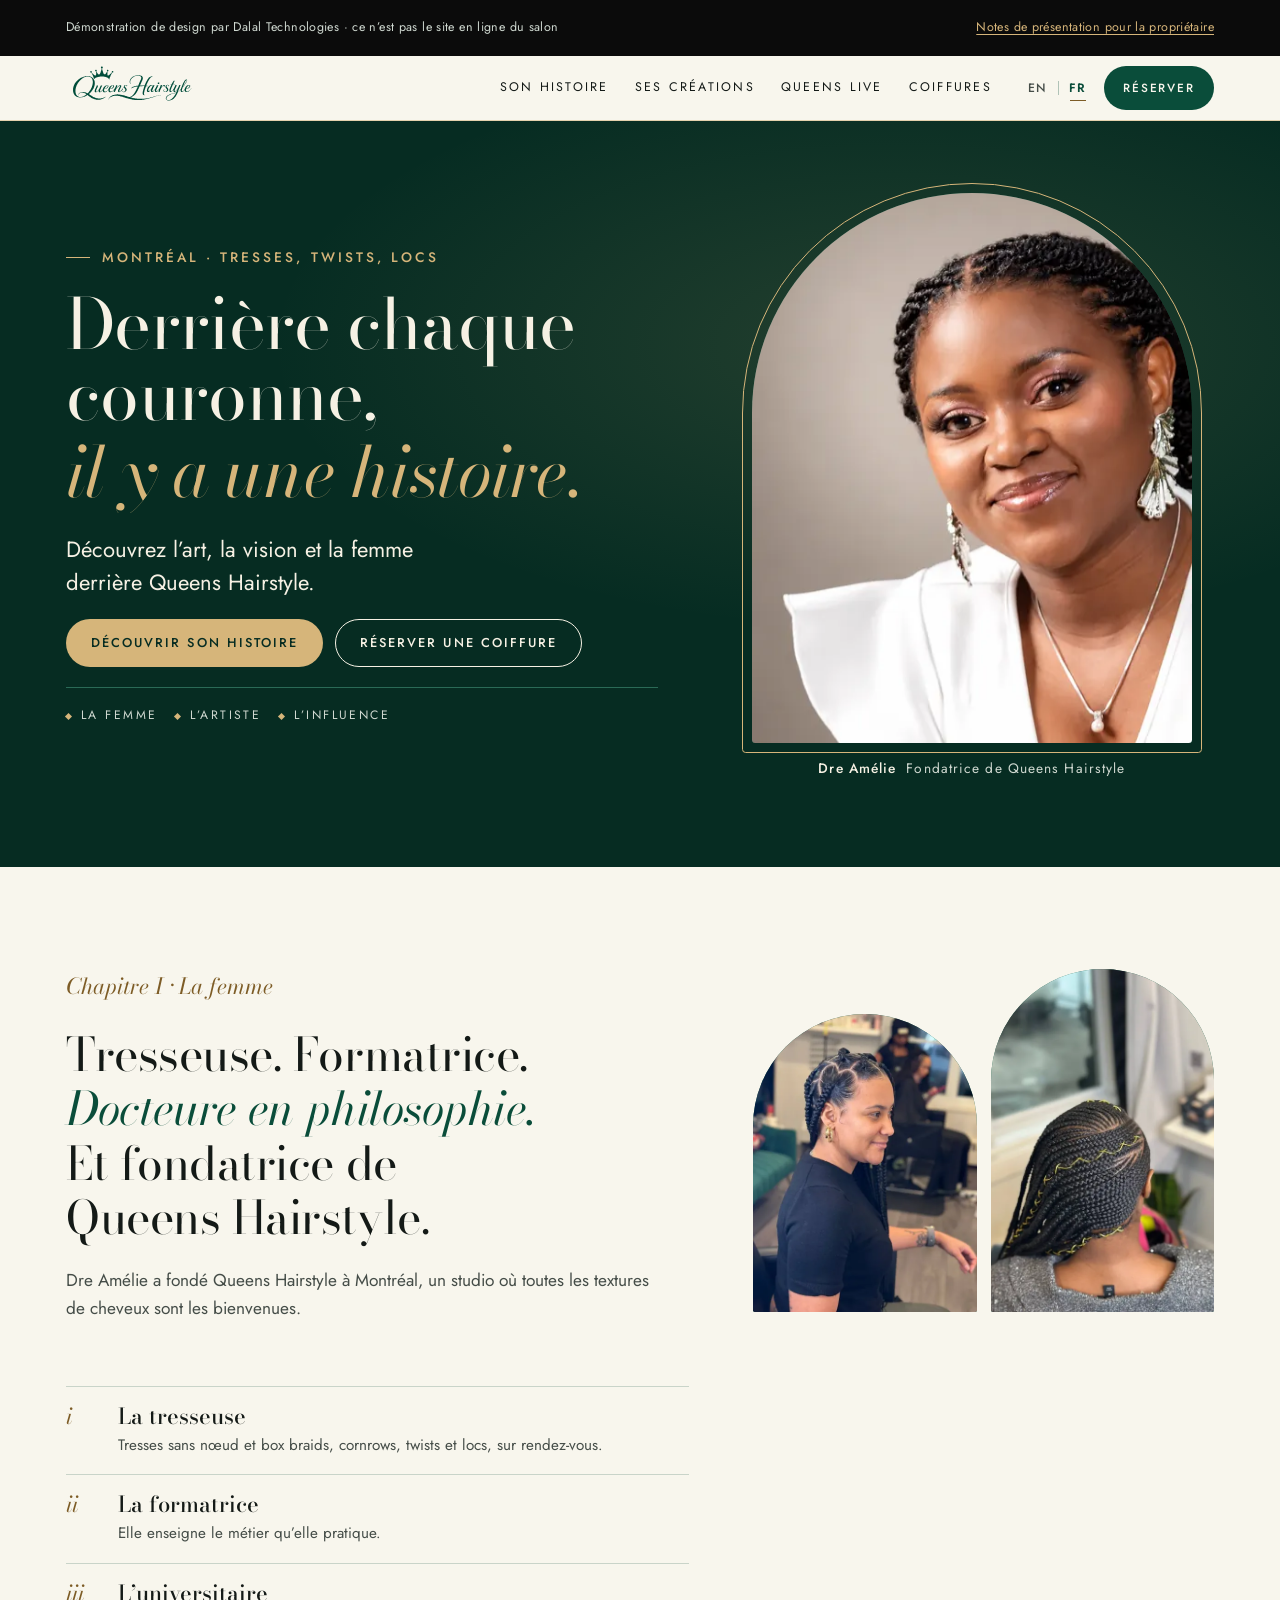
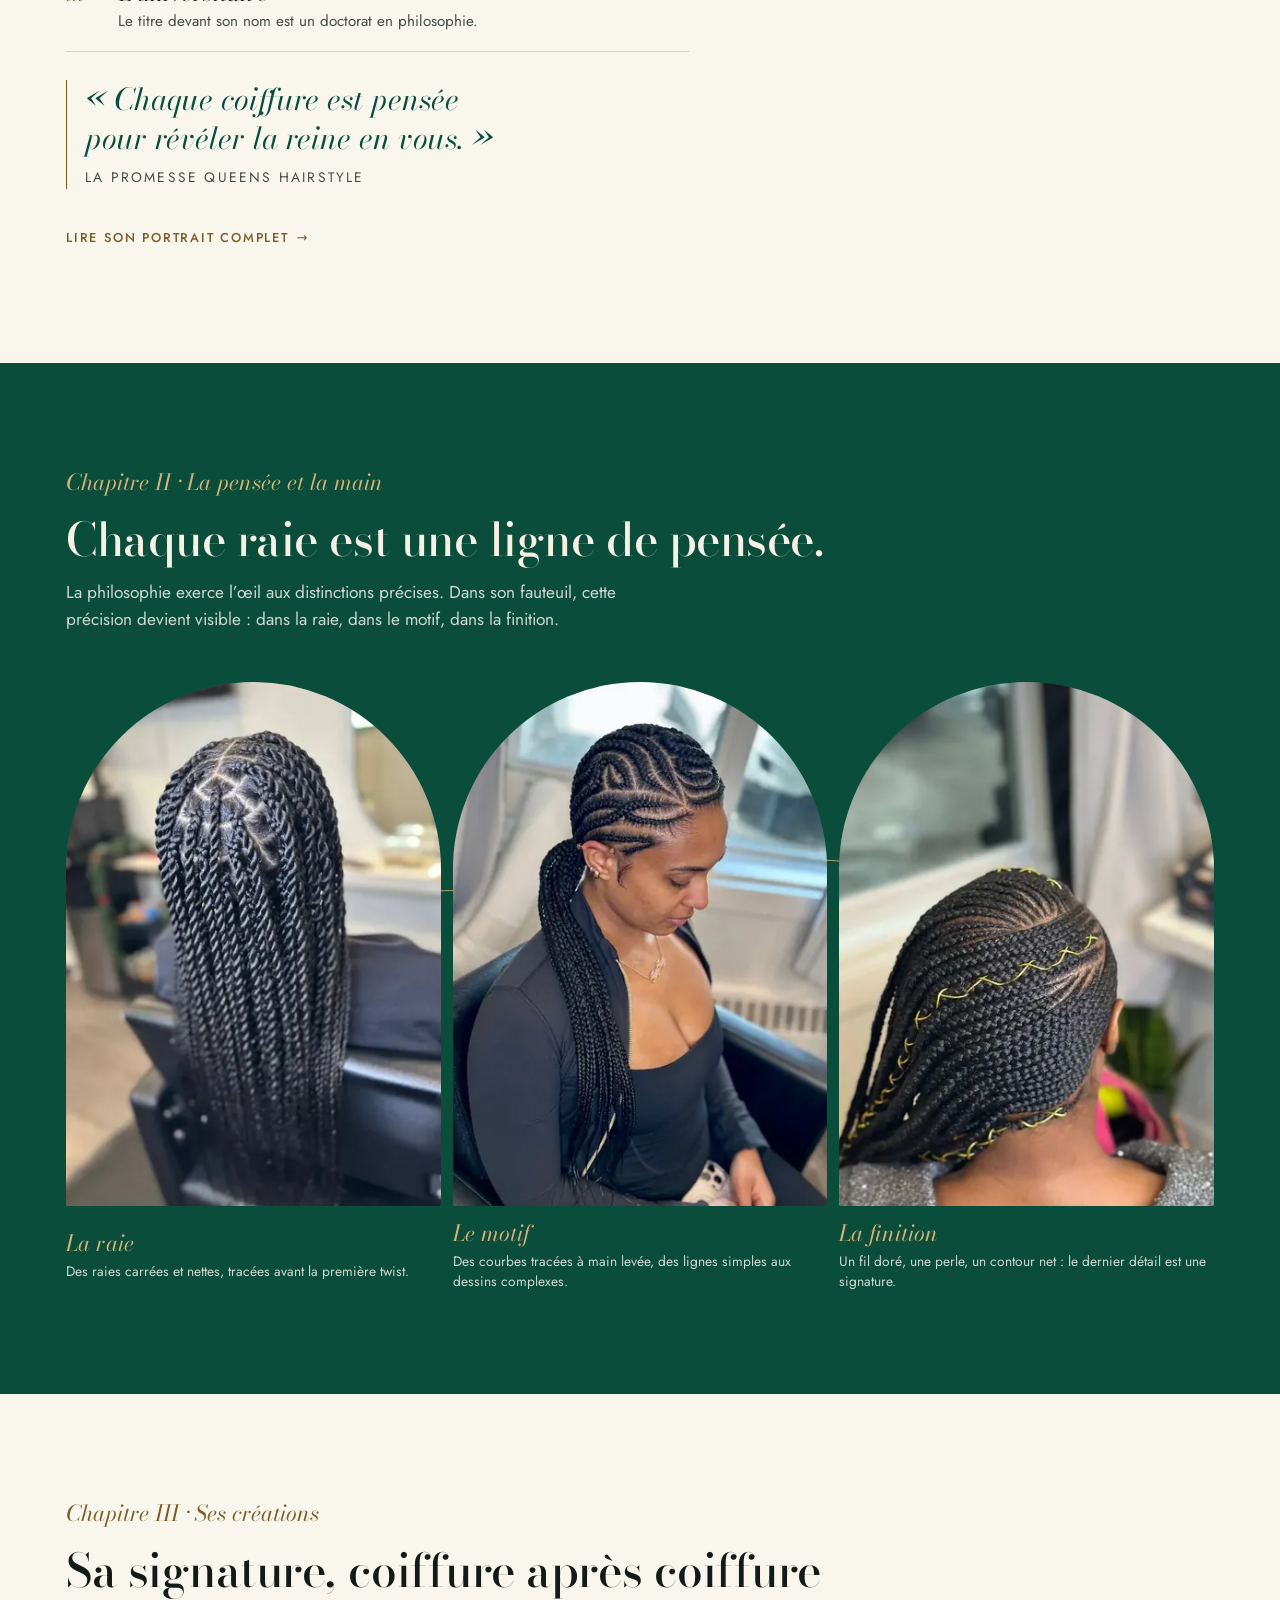
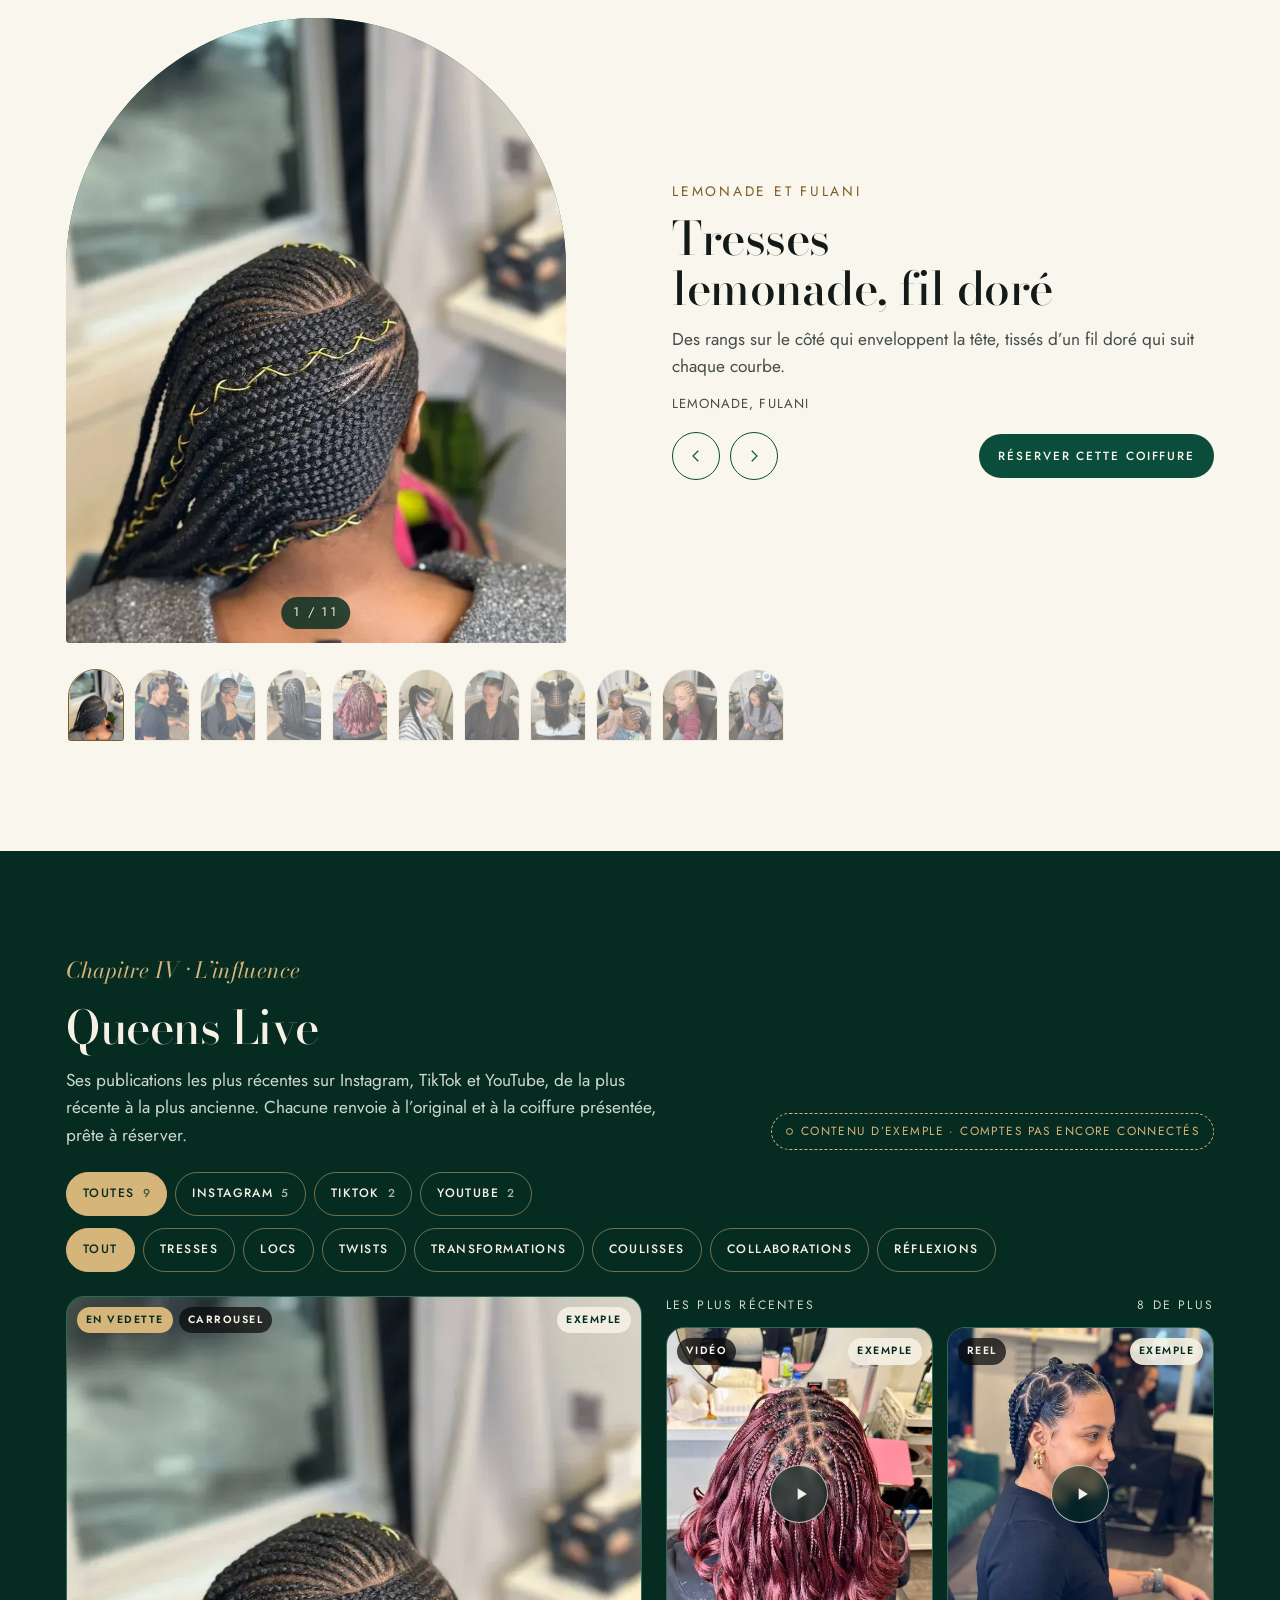
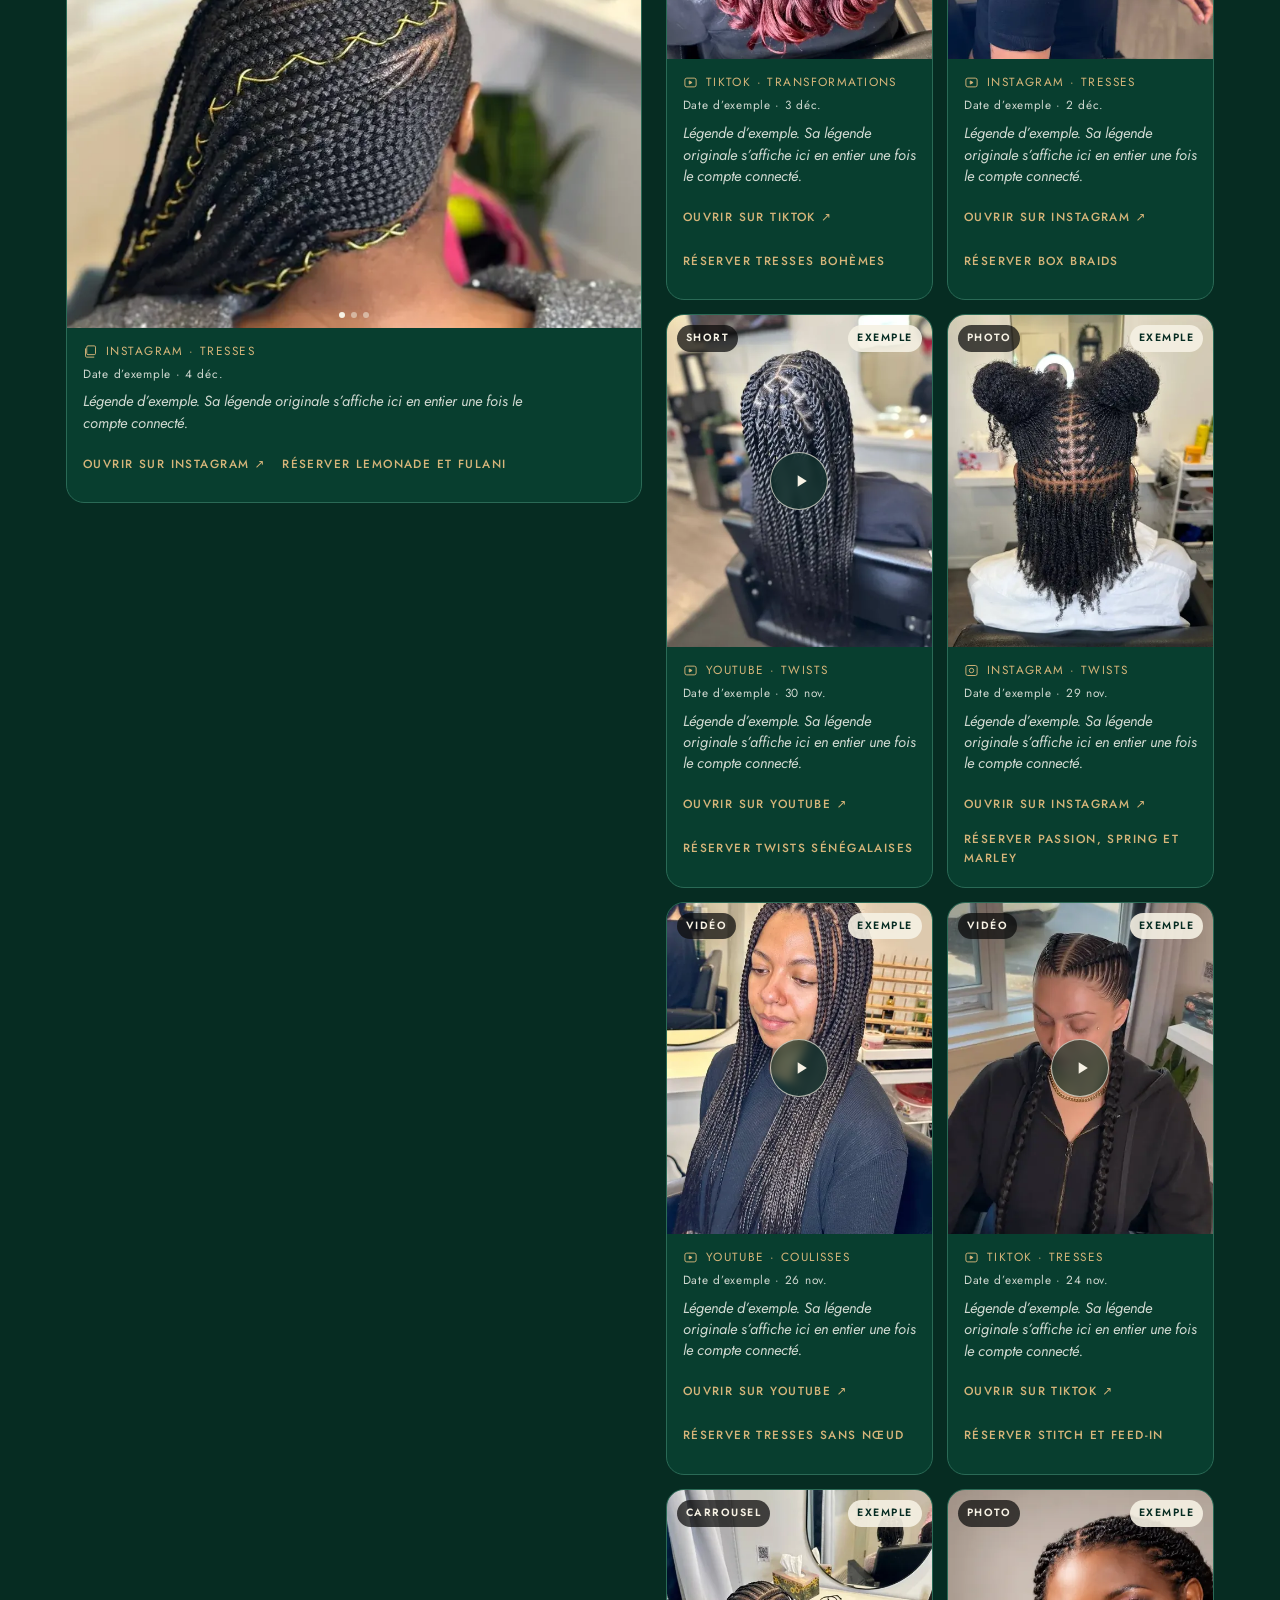
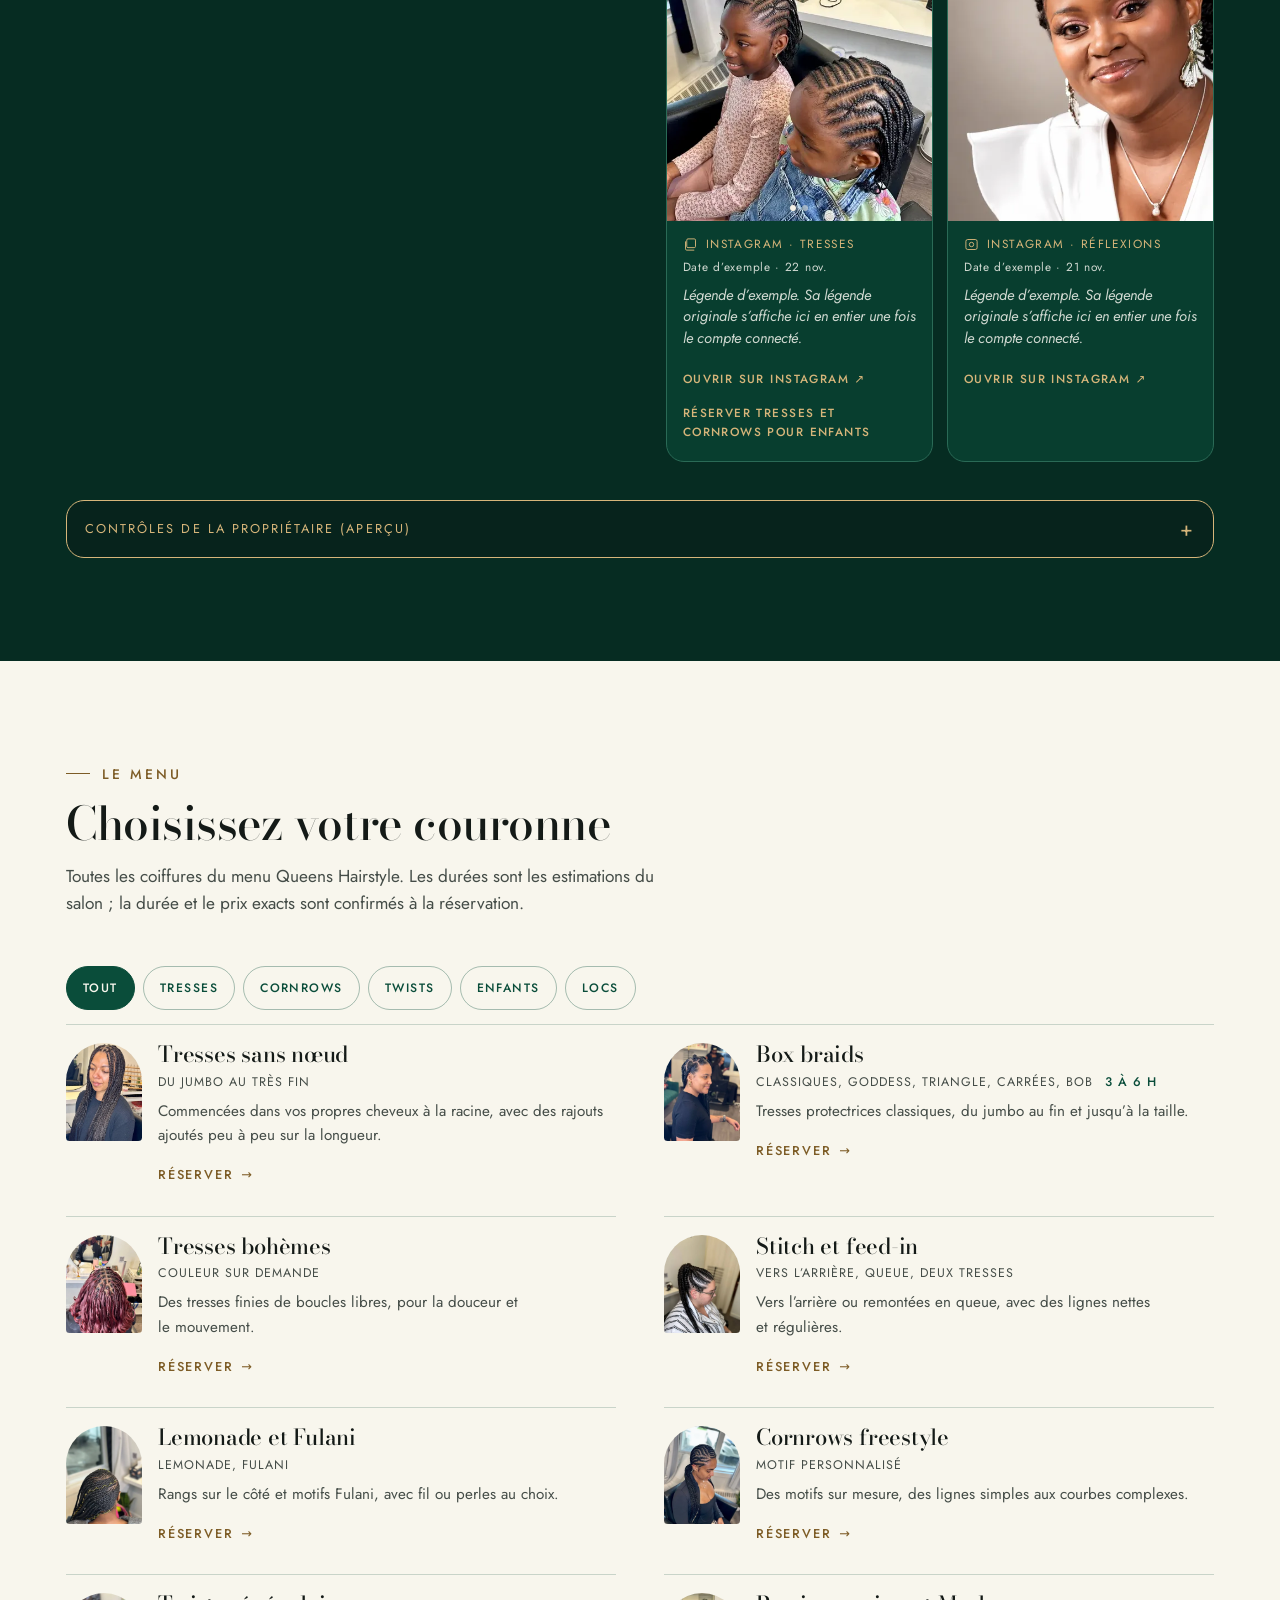
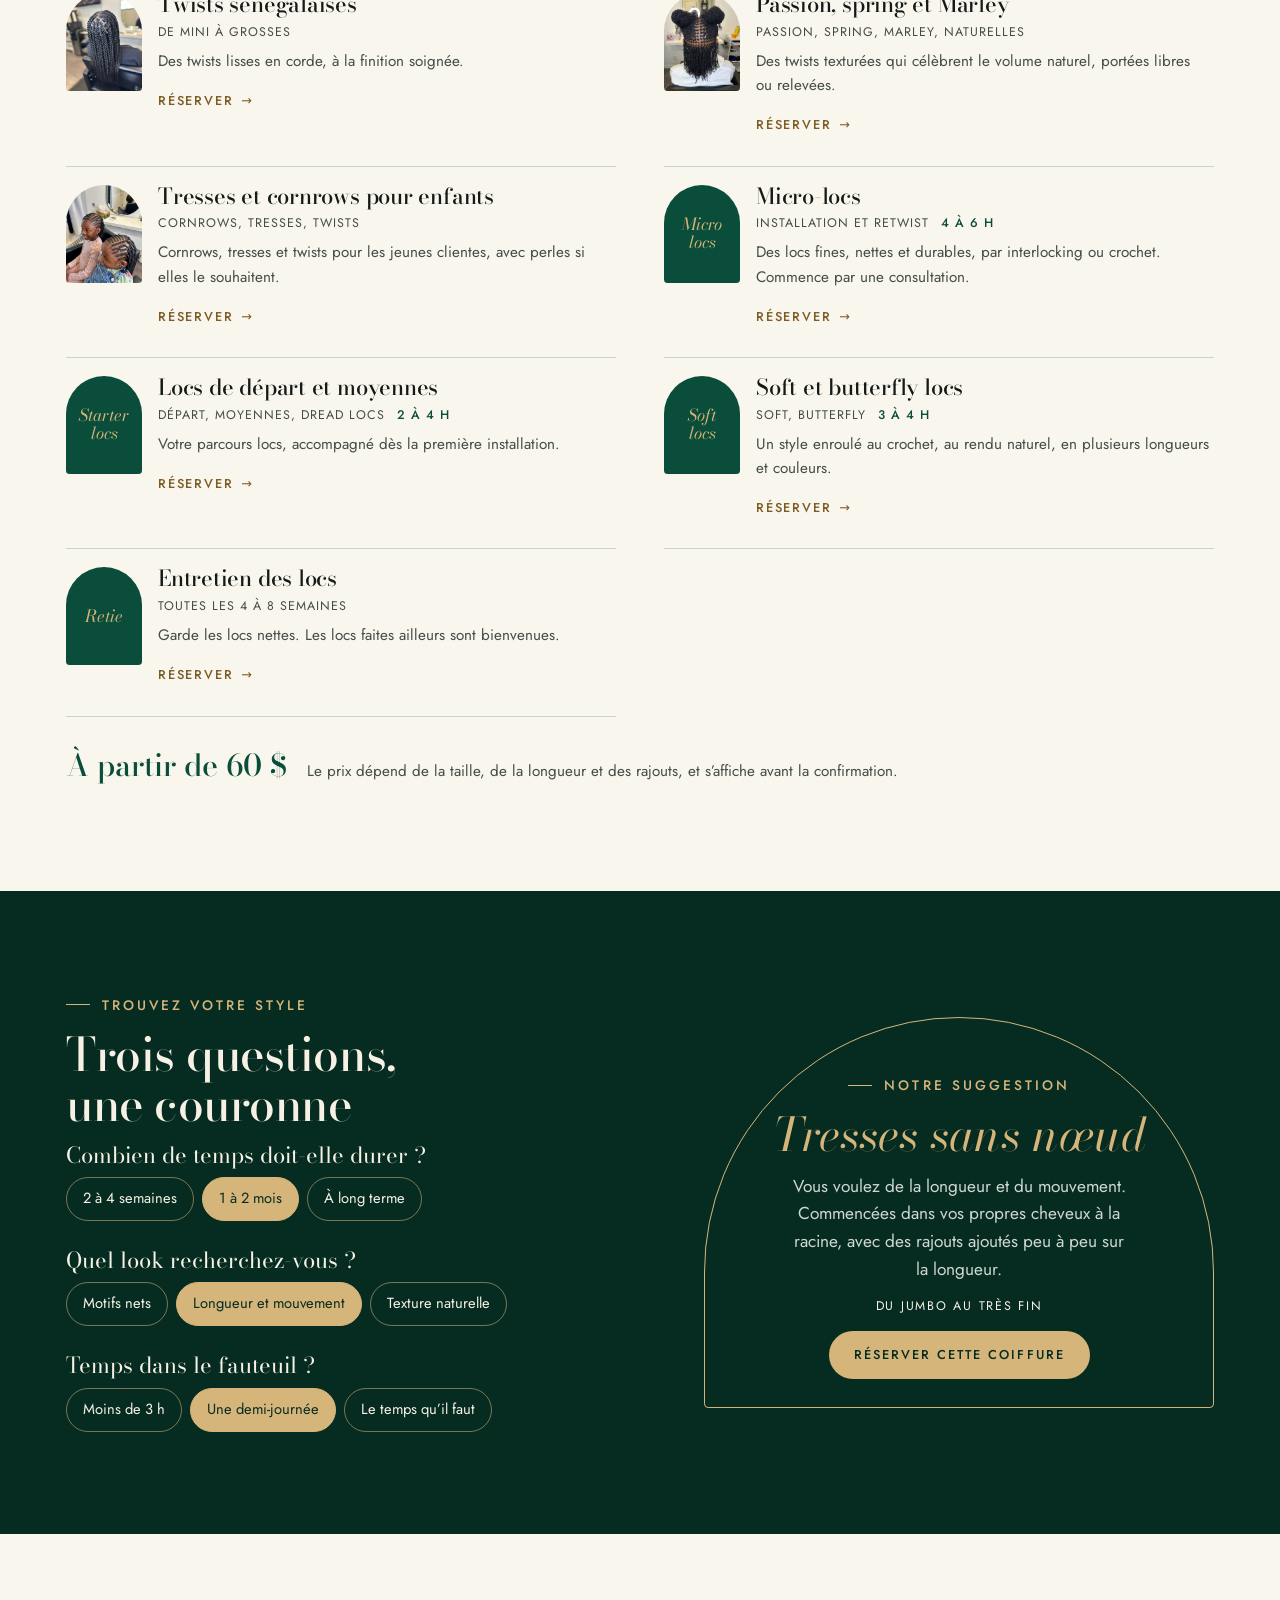
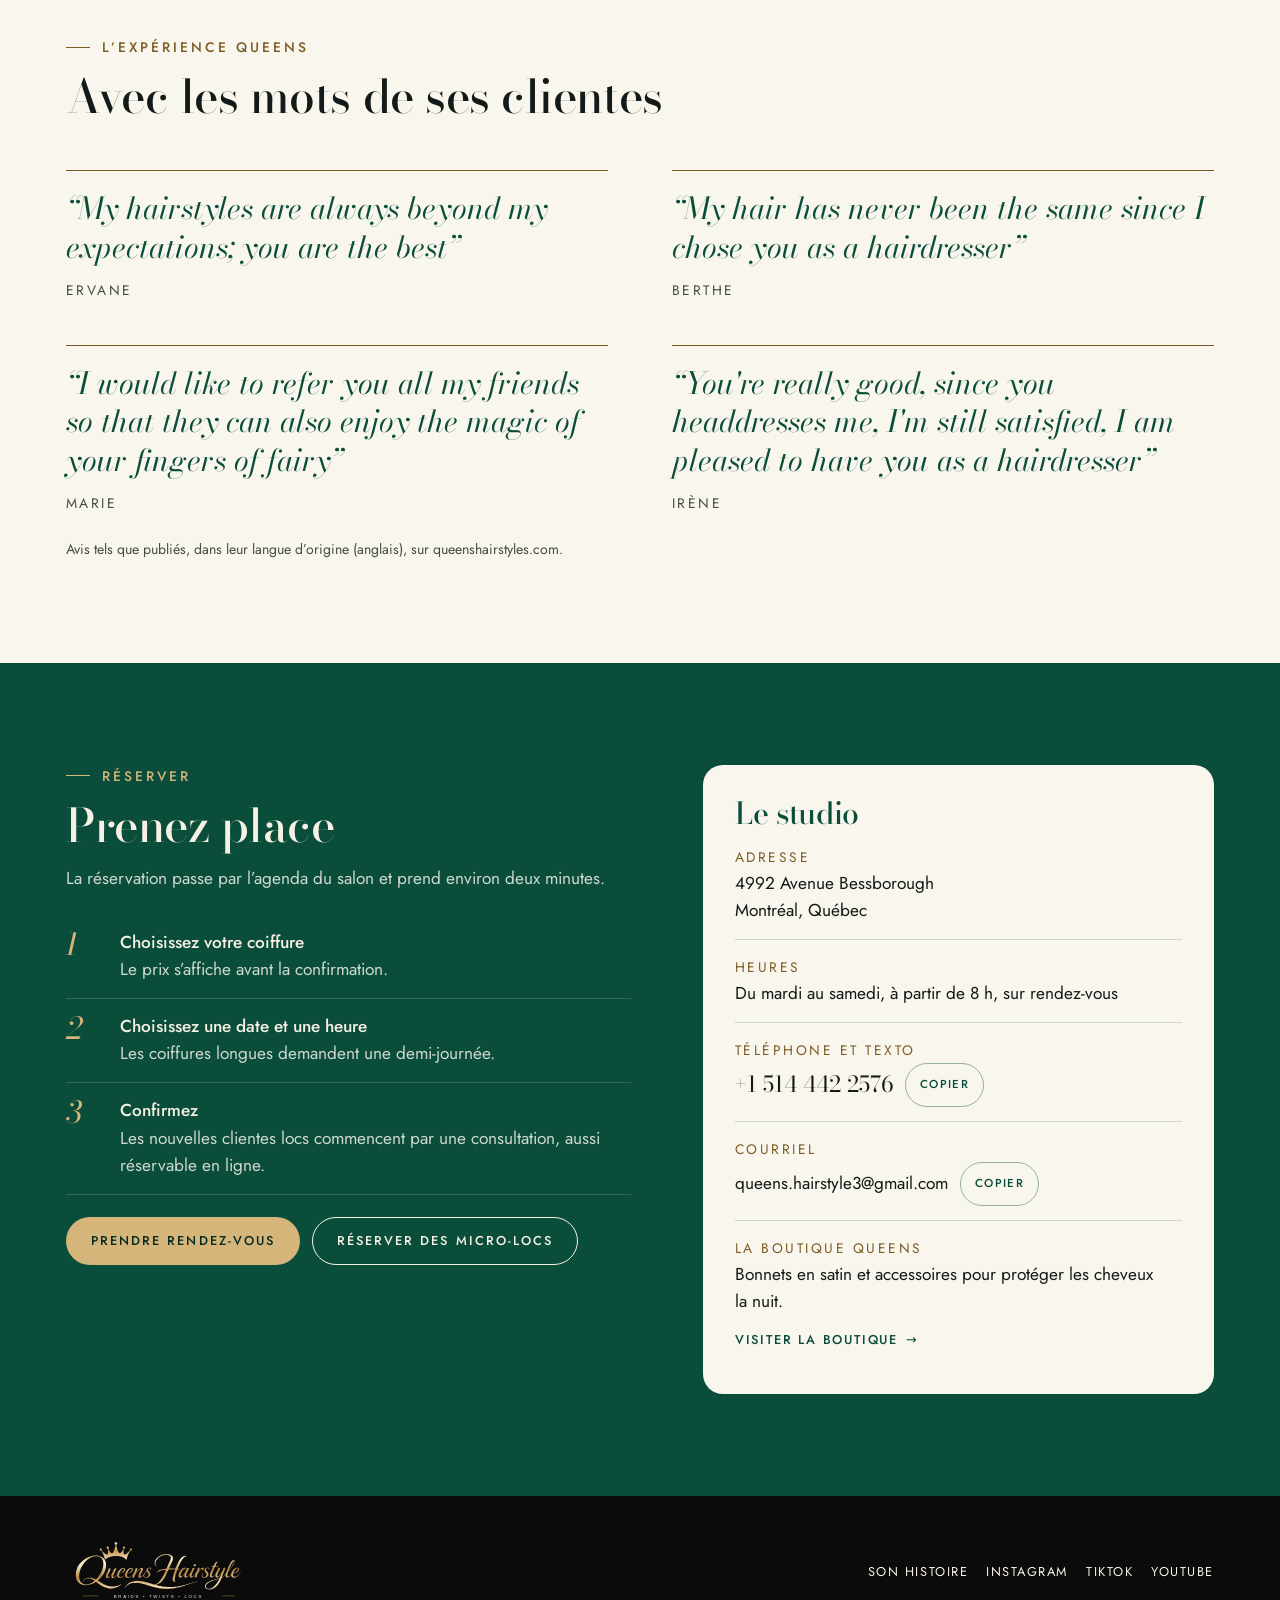
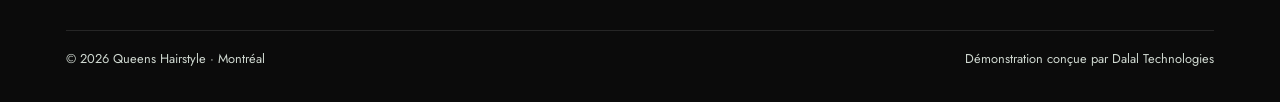
<file: index.html>
<!doctype html>
<html lang="fr">
<head>
<meta charset="utf-8">
<meta name="viewport" content="width=device-width, initial-scale=1, viewport-fit=cover">
<meta name="robots" content="noindex">
<title>Queens Hairstyle Montréal</title>
<meta name="claude:viewport-fit-sides" content="cover">
<meta name="description" content="Queens Hairstyle, Montréal : tresses, twists et locs par Dre Amélie, tresseuse et formatrice. Sur rendez-vous, 4992, avenue Bessborough, Montréal.">
<link rel="preconnect" href="https://fonts.googleapis.com">
<link rel="preconnect" href="https://fonts.gstatic.com" crossorigin>
<link rel="stylesheet" href="https://fonts.googleapis.com/css2?family=Bodoni+Moda:ital,opsz,wght@0,6..96,400;0,6..96,500;1,6..96,400;1,6..96,500&family=Jost:wght@400;500;600&display=swap">
<link rel="stylesheet" href="site.css">
<style>
  :root { padding-top: env(safe-area-inset-top, 0px); padding-bottom: env(safe-area-inset-bottom, 0px); }
  [hidden] { display: none !important; }
</style>
</head>
<body>
<div class="demo-ribbon" role="note">
  <div class="wrap">
    <span data-i18n="ribbon">Design demonstration by Dalal Technologies · not the live salon website</span>
    <a href="notes.html" data-i18n="ribbon.notes">Presentation notes for the owner</a>
  </div>
</div>

<header class="site-head">
  <div class="wrap">
    <a class="brand" href="index.html" aria-label="Queens Hairstyle, home"><img src="img/WORDMARK_ONLY_05_Emerald_Transparent.svg" alt="Queens Hairstyle" width="114" height="40"></a>
    <div class="head-right">
      <nav class="nav" aria-label="Main">
        <a href="founder.html" data-i18n="nav.founder">Her story</a>
        <a href="#work" data-i18n="nav.work">The work</a>
        <a href="#live" data-i18n="nav.live">Queens Live</a>
        <a href="#menu" data-i18n="nav.menu">Styles</a>
      </nav>
      <div class="lang" role="group" aria-label="Language / Langue">
        <button type="button" id="lang-en" data-lang="en" aria-pressed="true" aria-label="English">EN</button>
        <button type="button" id="lang-fr" data-lang="fr" aria-pressed="false" aria-label="Français">FR</button>
      </div>
      <a class="btn btn-emerald btn-sm" href="#book" data-i18n="cta.book">Book</a>
    </div>
  </div>
</header>

<main>
  <!-- 1. Opening: her portrait, then the headline -->
  <section class="opening" aria-labelledby="hero-title">
    <div class="wrap">
      <figure class="opening-figure">
        <div class="ring">
          <div class="mirror">
            <img src="img/founder-960.webp" srcset="img/founder-480.webp 480w, img/founder-960.webp 960w" sizes="(min-width: 900px) 440px, 78vw" alt="Dr. Amélie, founder of Queens Hairstyle, in a studio portrait" width="960" height="1200" fetchpriority="high">
          </div>
        </div>
        <figcaption class="opening-caption reveal d0"><strong data-i18n="hero.name">Dr. Amélie</strong><span data-i18n="hero.caption">Founder of Queens Hairstyle</span></figcaption>
      </figure>
      <div class="opening-copy">
        <p class="eyebrow reveal d0" data-i18n="hero.eyebrow">Montréal · braids, twists, locs</p>
        <h1 id="hero-title" data-i18n-html="hero.title"><span class="line"><span>Behind every crown,</span></span> <span class="line"><span><em>there is a story.</em></span></span></h1>
        <p class="lead reveal d1" data-i18n="hero.lead">Discover the artistry, the vision and the woman behind Queens Hairstyle.</p>
        <div class="btn-row reveal d2">
          <a class="btn btn-gold" href="#story" data-i18n="hero.cta1">Begin her story</a>
          <a class="btn btn-line" href="#book" data-i18n="hero.cta2">Book a style</a>
        </div>
        <div class="facets reveal d3" aria-label="Three chapters">
          <span data-i18n="imp.1">The woman</span><span data-i18n="imp.2">The artist</span><span data-i18n="imp.3">The influence</span>
        </div>
      </div>
    </div>
  </section>

  <!-- 2. The woman -->
  <section class="band" id="story" aria-labelledby="ch1">
    <div class="wrap woman">
      <div style="display:grid;gap:22px;min-width:0">
        <span class="chapter-num" data-i18n="ch1.num">Chapter I · The woman</span>
        <h2 id="ch1" class="statement" data-i18n-html="ch1.statement">Braider. Instructor. <em>Doctor of philosophy.</em> And the founder of Queens Hairstyle.</h2>
        <p class="muted measure" data-i18n="ch1.intro">Dr. Amélie founded Queens Hairstyle in Montréal, a studio where every hair texture is welcome.</p>
      </div>
      <div class="woman-media portrait-pair" aria-hidden="true">
        <div class="mirror"><img src="img/heart-knotless-480.webp" alt="" width="480" height="640" loading="lazy"></div>
        <div class="mirror"><img src="img/lemonade-gold-480.webp" alt="" width="480" height="706" loading="lazy"></div>
      </div>
      <div style="display:grid;gap:28px;min-width:0">
        <div class="roles">
          <div class="role"><i>i</i><div><b data-i18n="r1.t">The braider</b><span data-i18n="r1.b">Knotless and box braids, cornrows, twists and locs, by appointment.</span></div></div>
          <div class="role"><i>ii</i><div><b data-i18n="r2.t">The instructor</b><span data-i18n="r2.b">She teaches the craft she practises.</span></div></div>
          <div class="role"><i>iii</i><div><b data-i18n="r3.t">The scholar</b><span data-i18n="r3.b">The title before her name is a doctorate in philosophy.</span></div></div>
        </div>
        <div class="brand-line">
          <p data-i18n="brand.line">“Every hairstyle is designed to bring out the queen in you.”</p>
          <small data-i18n="brand.src">The Queens Hairstyle promise</small>
        </div>
        <a class="link-arrow" href="founder.html" data-i18n="ch1.cta">Read her full profile</a>
      </div>
    </div>
  </section>

  <!-- 3. Thought and hand -->
  <section class="band emerald thought" id="thought" aria-labelledby="ch2">
    <div class="wrap">
      <div class="section-head" style="margin-bottom:0">
        <span class="chapter-num" data-i18n="ch2.num">Chapter II · Thought and hand</span>
        <h2 id="ch2" data-i18n="ch2.title">Every part is a line of thought.</h2>
        <p class="muted measure" data-i18n="ch2.intro">Philosophy trains the eye for precise distinctions. In her chair, that precision becomes visible: in the part, in the pattern, in the finish.</p>
      </div>
      <div class="thought-grid">
        <svg class="thread" viewBox="0 0 1000 60" preserveAspectRatio="none" aria-hidden="true"><path d="M0 40 C 160 0, 260 60, 420 28 S 700 0, 820 34 S 960 50, 1000 20"/></svg>
        <figure class="detail">
          <div class="crop"><img src="img/twists-480.webp" alt="Close view of square parts between Senegalese twists" width="480" height="688" loading="lazy"></div>
          <figcaption><b data-i18n="d1.t">The part</b><span data-i18n="d1.b">Clean square parts, set before the first twist.</span></figcaption>
        </figure>
        <figure class="detail">
          <div class="crop"><img src="img/freestyle-ponytail-480.webp" alt="Close view of curved freestyle cornrow patterns" width="480" height="711" loading="lazy"></div>
          <figcaption><b data-i18n="d2.t">The pattern</b><span data-i18n="d2.b">Curves drawn freehand, from simple lines to intricate designs.</span></figcaption>
        </figure>
        <figure class="detail">
          <div class="crop"><img src="img/lemonade-gold-480.webp" alt="Close view of gold cord woven through lemonade braids" width="480" height="706" loading="lazy"></div>
          <figcaption><b data-i18n="d3.t">The finish</b><span data-i18n="d3.b">A gold cord, a bead, a clean edge: the last detail is a signature.</span></figcaption>
        </figure>
      </div>
    </div>
  </section>

  <!-- 4. The work: gallery -->
  <section class="band" id="work" aria-labelledby="ch3">
    <div class="wrap stage-wrap">
      <div class="section-head" style="margin-bottom:0">
        <span class="chapter-num" data-i18n="ch3.num">Chapter III · The work</span>
        <h2 id="ch3" data-i18n="ch3.title">Her signature, style by style</h2>
      </div>
      <div class="stage" id="stage" aria-roledescription="gallery">
        <div class="stage-media" id="stage-media">
          <div class="mirror"><img id="stage-a" src="img/lemonade-gold-960.webp" alt="" width="750" height="938"><img id="stage-b" class="out" src="img/lemonade-gold-960.webp" alt="" width="750" height="938" aria-hidden="true"></div>
          <span class="stage-count" id="stage-count" aria-hidden="true">1 / 8</span>
        </div>
        <div class="stage-info" aria-live="polite">
          <span class="kicker" id="stage-kicker"></span>
          <h3 id="stage-title"></h3>
          <p class="muted" id="stage-desc"></p>
          <div class="meta" id="stage-meta"></div>
          <div class="stage-nav">
            <button class="icon-btn" type="button" id="stage-prev" aria-label="Previous style"><svg viewBox="0 0 24 24" fill="none" stroke="currentColor" stroke-width="1.5"><path d="M15 5l-7 7 7 7"/></svg></button>
            <button class="icon-btn" type="button" id="stage-next" aria-label="Next style"><svg viewBox="0 0 24 24" fill="none" stroke="currentColor" stroke-width="1.5"><path d="M9 5l7 7-7 7"/></svg></button>
            <a class="btn btn-emerald btn-sm" id="stage-book" href="#" target="_blank" rel="noopener" style="margin-left:auto" data-i18n="stage.book">Book this style</a>
          </div>
        </div>
      </div>
      <div class="thumbs" id="thumbs" role="group" aria-label="Choose a style"></div>
    </div>
  </section>

  <!-- 5. Queens Live -->
  <section class="band dark" id="live" aria-labelledby="ch4">
    <div class="wrap">
      <div class="live-head">
        <div class="section-head" style="margin-bottom:0">
          <span class="chapter-num" data-i18n="ch4.num">Chapter IV · The influence</span>
          <h2 id="ch4">Queens Live</h2>
          <p class="muted measure" data-i18n="live.intro">Her newest posts from Instagram, TikTok and YouTube, newest first. Every post links to the original and to the style it shows, ready to book.</p>
        </div>
        <span class="example-pill"><i aria-hidden="true"></i><span data-i18n="live.status">Example content · accounts not yet connected</span></span>
      </div>
      <div class="filters">
        <div class="chips" id="platform-filter" role="group" aria-label="Platform"></div>
        <div class="chips wrap-on-wide" id="topic-filter" role="group" aria-label="Topic"></div>
      </div>
      <div class="live-layout" id="live-layout"></div>
      <details class="owner" id="owner">
        <summary data-i18n="owner.title">Owner controls (preview)</summary>
        <div class="owner-body">
          <p class="muted" style="font-size:.92rem" data-i18n="owner.intro">In the finished site, Dr. Amélie manages this from a private dashboard, with no code. Here the controls work in your browser only, on example posts.</p>
          <div class="connections" id="connections"></div>
          <div class="owner-table" id="owner-table"></div>
        </div>
      </details>
    </div>
  </section>

  <!-- 6. Menu -->
  <section class="band" id="menu" aria-labelledby="menu-title">
    <div class="wrap">
      <div class="section-head">
        <span class="eyebrow" data-i18n="menu.eyebrow">The menu</span>
        <h2 id="menu-title" data-i18n="menu.title">Choose your crown</h2>
        <p class="muted measure" data-i18n="menu.intro">Every style on the Queens Hairstyle menu. Times are the salon's own estimates; the exact time and price are confirmed when you book.</p>
      </div>
      <div class="chips" id="menu-filter" role="group" aria-label="Filter styles" style="margin-bottom:12px"></div>
      <div class="menu" id="menu-list"></div>
      <div class="price-note">
        <strong data-i18n="price.from">From $60</strong>
        <span data-i18n="price.note">Price depends on size, length and extensions, and is shown before you confirm.</span>
      </div>
    </div>
  </section>

  <!-- 7. Finder -->
  <section class="band dark" aria-labelledby="finder-title">
    <div class="wrap finder">
      <div style="min-width:0">
        <div class="section-head" style="margin-bottom:8px">
          <span class="eyebrow" data-i18n="fd.eyebrow">Find your style</span>
          <h2 id="finder-title" data-i18n="fd.title">Three questions, one crown</h2>
        </div>
        <form class="quiz" id="quiz">
          <fieldset><legend data-i18n="q1">How long should it last?</legend><div class="opts" id="q1"></div></fieldset>
          <fieldset><legend data-i18n="q2">What look are you after?</legend><div class="opts" id="q2"></div></fieldset>
          <fieldset><legend data-i18n="q3">Time in the chair?</legend><div class="opts" id="q3"></div></fieldset>
        </form>
      </div>
      <div class="result" aria-live="polite">
        <span class="eyebrow" data-i18n="fd.rec">Our suggestion</span>
        <p class="rname" id="r-name"></p>
        <p class="rwhy" id="r-why"></p>
        <p class="rmeta" id="r-meta"></p>
        <a class="btn btn-gold" id="r-book" href="#" target="_blank" rel="noopener" data-i18n="fd.book">Book this style</a>
      </div>
    </div>
  </section>

  <!-- 8. Words -->
  <section class="band" aria-labelledby="words-title">
    <div class="wrap">
      <div class="section-head">
        <span class="eyebrow" data-i18n="w.eyebrow">The Queens experience</span>
        <h2 id="words-title" data-i18n="w.title">In her clients' words</h2>
      </div>
      <div class="words">
        <figure class="word"><blockquote lang="en">“My hairstyles are always beyond my expectations; you are the best”</blockquote><figcaption>Ervane</figcaption></figure>
        <figure class="word"><blockquote lang="en">“My hair has never been the same since I chose you as a hairdresser”</blockquote><figcaption>Berthe</figcaption></figure>
        <figure class="word"><blockquote lang="en">“I would like to refer you all my friends so that they can also enjoy the magic of your fingers of fairy”</blockquote><figcaption>Marie</figcaption></figure>
        <figure class="word"><blockquote lang="en">“You're really good, since you headdresses me, I'm still satisfied, I am pleased to have you as a hairdresser”</blockquote><figcaption>Irène</figcaption></figure>
      </div>
      <p class="source-note" data-i18n="w.src">Reviews as published, in their original words, on queenshairstyles.com.</p>
    </div>
  </section>

  <!-- 9. Book & visit -->
  <section class="band emerald" id="book" aria-labelledby="book-title">
    <div class="wrap book">
      <div style="display:grid;gap:22px;min-width:0">
        <div class="section-head" style="margin-bottom:0">
          <span class="eyebrow" data-i18n="bk.eyebrow">Book</span>
          <h2 id="book-title" data-i18n="bk.title">Take your seat</h2>
          <p class="muted measure" data-i18n="bk.intro">Booking runs through the salon's own scheduler and takes about two minutes.</p>
        </div>
        <ol class="steps">
          <li><div><b data-i18n="s1.t">Choose your style</b><span class="muted" data-i18n="s1.b">See the price before you confirm.</span></div></li>
          <li><div><b data-i18n="s2.t">Pick a date and time</b><span class="muted" data-i18n="s2.b">Long styles need a half-day slot.</span></div></li>
          <li><div><b data-i18n="s3.t">Confirm</b><span class="muted" data-i18n="s3.b">New locs clients start with a consultation, also booked online.</span></div></li>
        </ol>
        <div class="btn-row">
          <a class="btn btn-gold" href="https://www.queenshairstyles.com/book-online-montreal-afro-hair-salon" target="_blank" rel="noopener" data-i18n="bk.cta">Book an appointment</a>
          <a class="btn btn-line" href="https://queenshairstyle.as.me/?appointmentType=46115480" target="_blank" rel="noopener" data-i18n="bk.cta2">Book micro-locs</a>
        </div>
      </div>
      <aside class="visit" aria-labelledby="visit-title">
        <h3 id="visit-title" data-i18n="v.title">The studio</h3>
        <div class="vrow"><span data-i18n="v.addr">Address</span><p>4992 Avenue Bessborough<br>Montréal, Québec</p></div>
        <div class="vrow"><span data-i18n="v.hours">Hours</span><p data-i18n="v.hours.v">Tuesday to Saturday, from 8 a.m., by appointment</p></div>
        <div class="vrow"><span data-i18n="v.phone">Phone &amp; text</span>
          <div class="copyline"><output id="phone">+1 514 442 2576</output><button class="copy-btn" type="button" data-copy="phone" data-i18n="copy">Copy</button></div>
        </div>
        <div class="vrow"><span data-i18n="v.email">Email</span>
          <div class="copyline"><output id="email" style="font-family:var(--body);font-size:var(--step-0)">queens.hairstyle3@gmail.com</output><button class="copy-btn" type="button" data-copy="email" data-i18n="copy">Copy</button></div>
        </div>
        <div class="vrow"><span data-i18n="v.shop">The Queens shop</span><p data-i18n="v.shop.v">Satin bonnets and hair accessories for overnight protection.</p>
          <a class="link-arrow" style="color:var(--emerald)" href="https://www.queenshairstyles.com/online-shopping" target="_blank" rel="noopener" data-i18n="v.shop.cta">Visit the shop</a>
        </div>
      </aside>
    </div>
  </section>
</main>

<footer class="site-foot">
  <div class="wrap">
    <div class="foot-top">
      <img src="img/01_Original_Gold_Transparent.svg" alt="Queens Hairstyle, braids, twists, locs" width="182" height="64">
      <nav class="foot-links" aria-label="Social and pages">
        <a href="founder.html" data-i18n="nav.founder">Her story</a>
        <a href="https://www.instagram.com/queens.hairstyle/" target="_blank" rel="noopener">Instagram</a>
        <a href="https://www.tiktok.com/@queens.hairstyle" target="_blank" rel="noopener">TikTok</a>
        <a href="https://www.youtube.com/@queenshairstyle" target="_blank" rel="noopener">YouTube</a>
      </nav>
    </div>
    <div class="foot-small">
      <span>© 2026 Queens Hairstyle · Montréal</span>
      <span data-i18n="ft.demo">Demonstration designed by Dalal Technologies</span>
    </div>
  </div>
</footer>

<script src="site.js"></script>
</body>
</html>
</file>
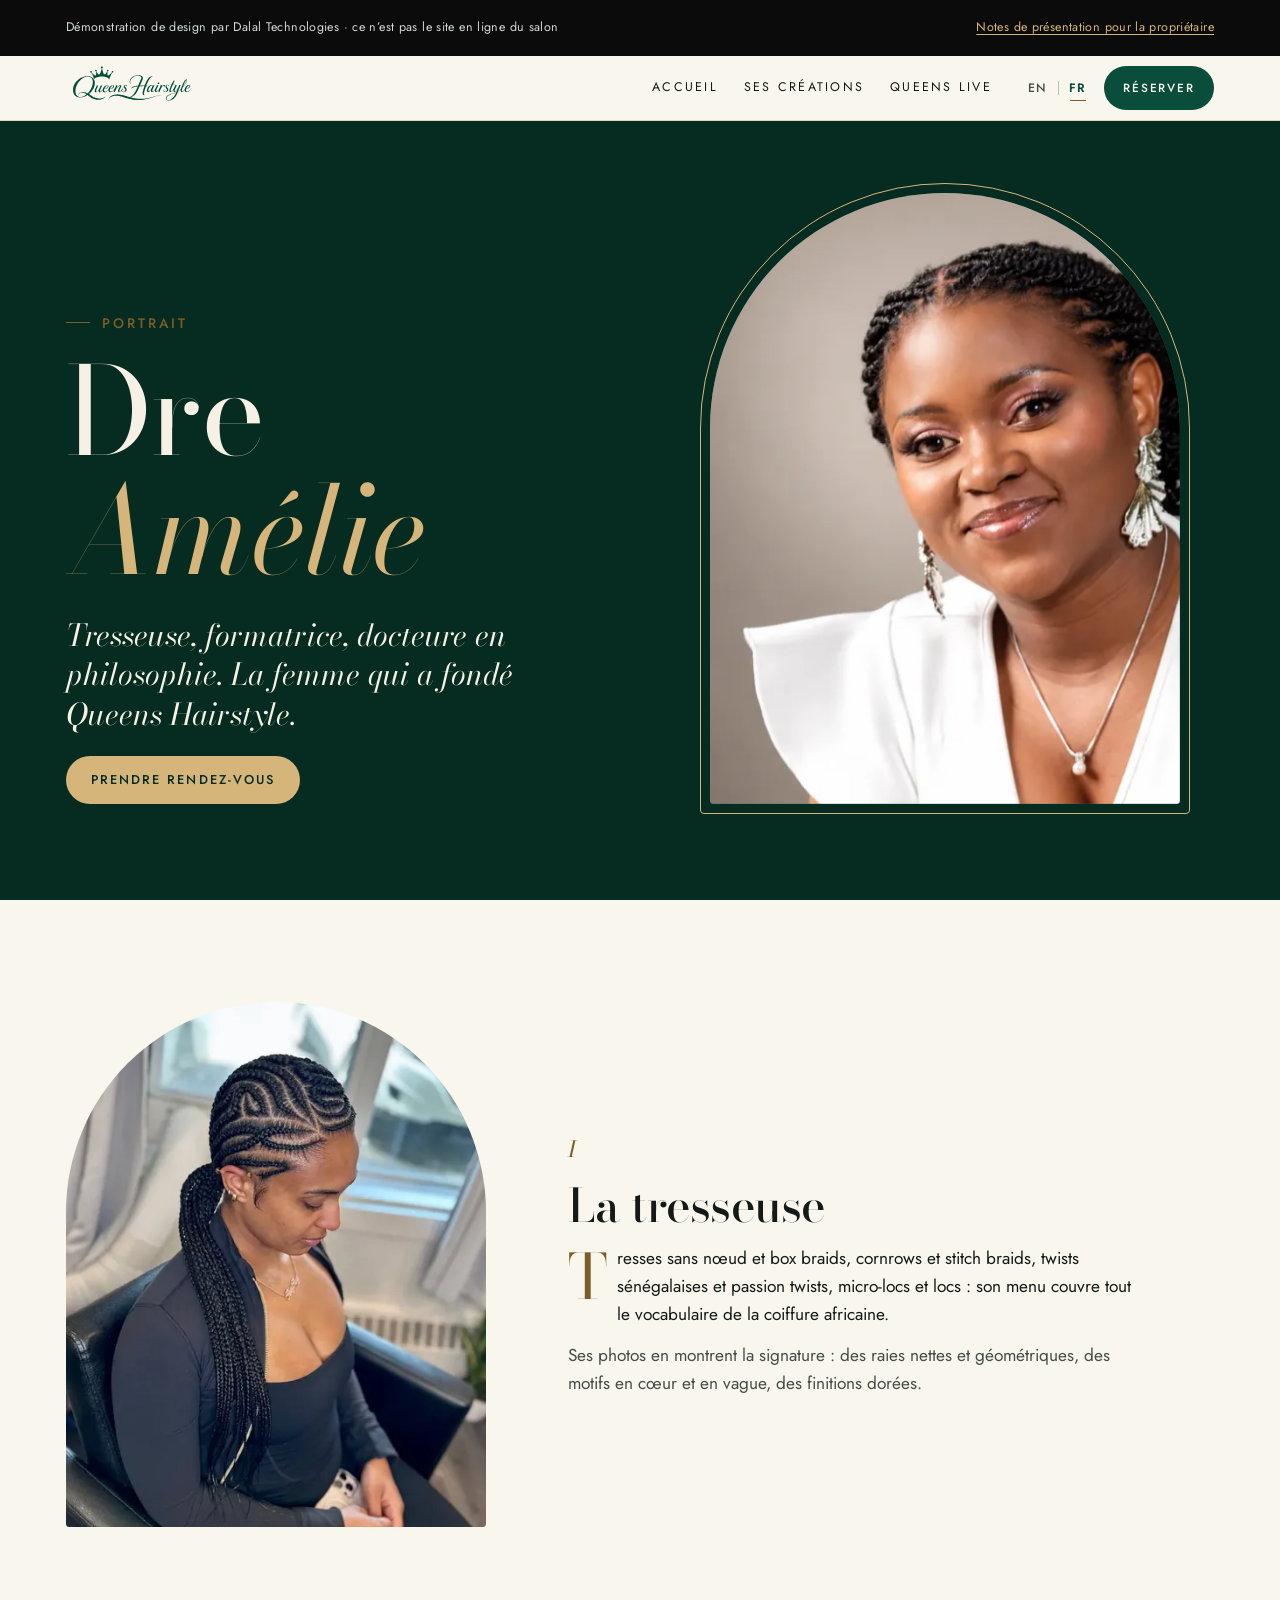
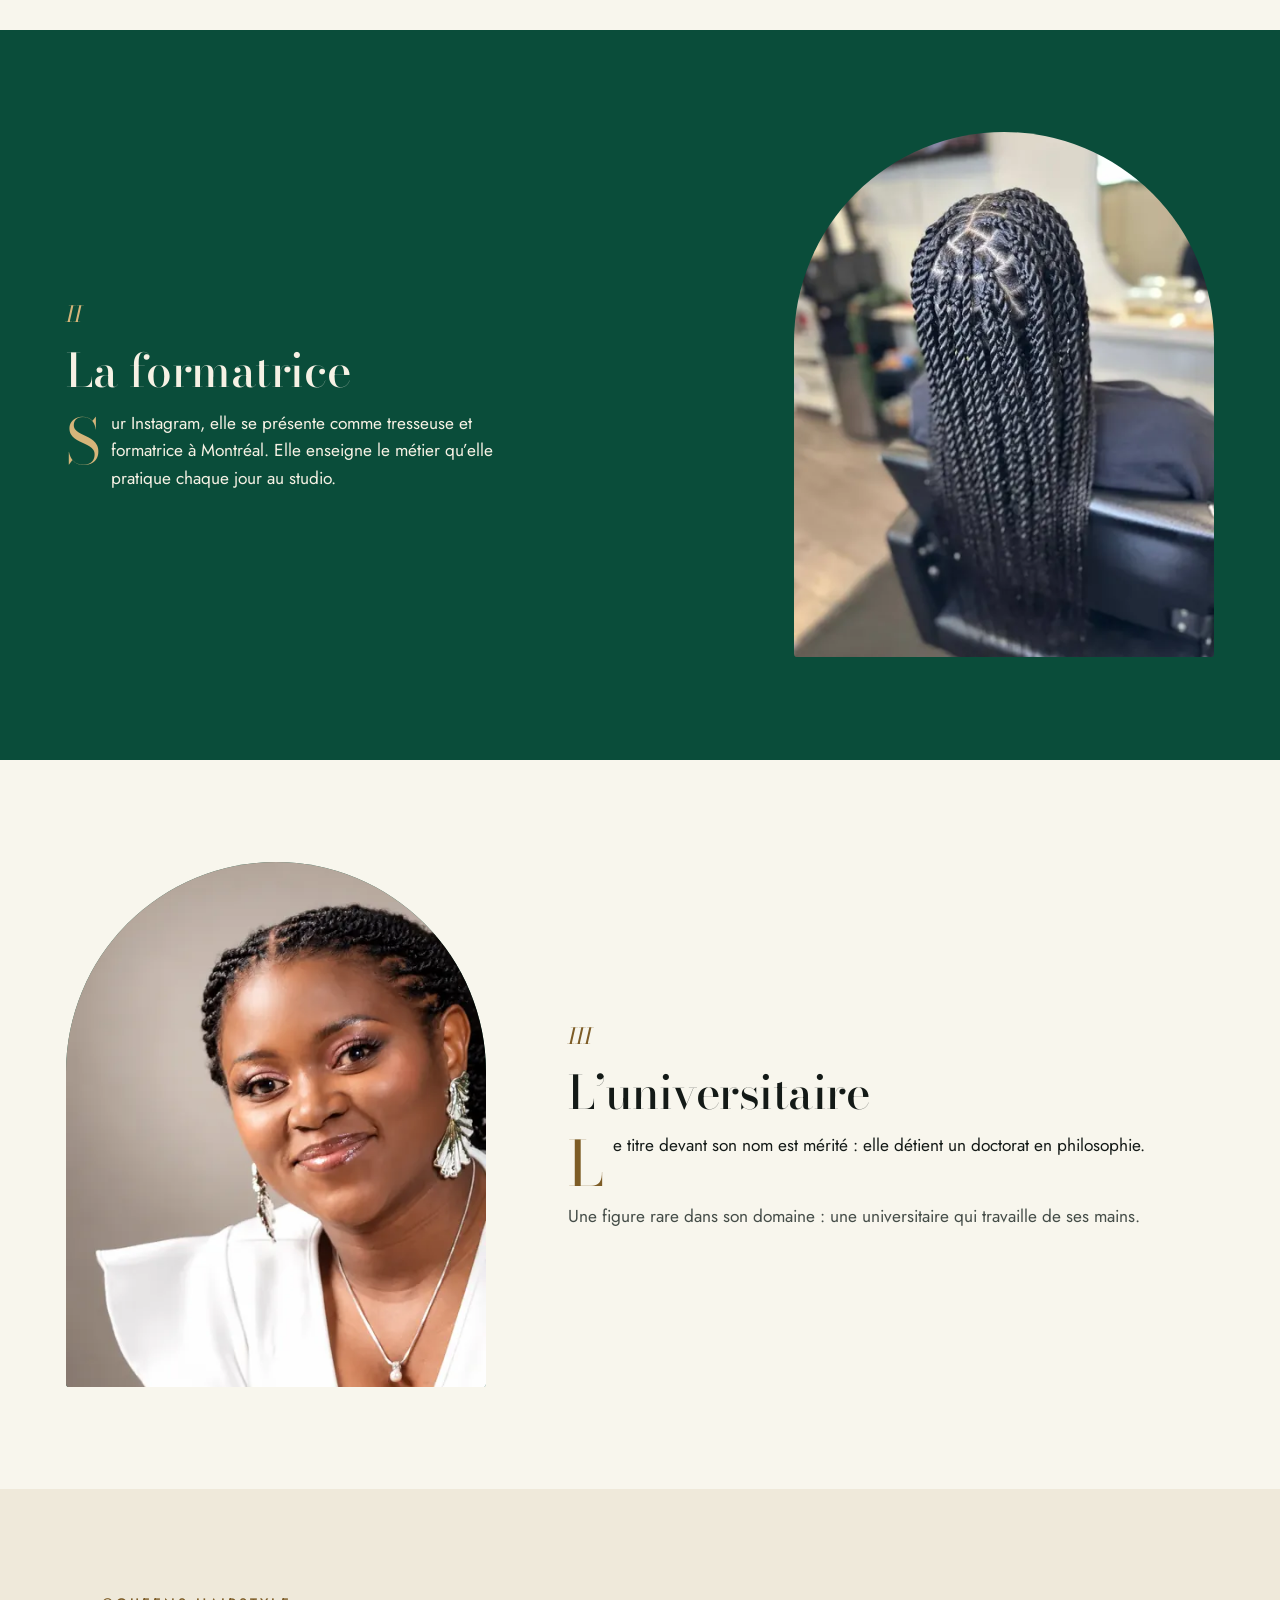
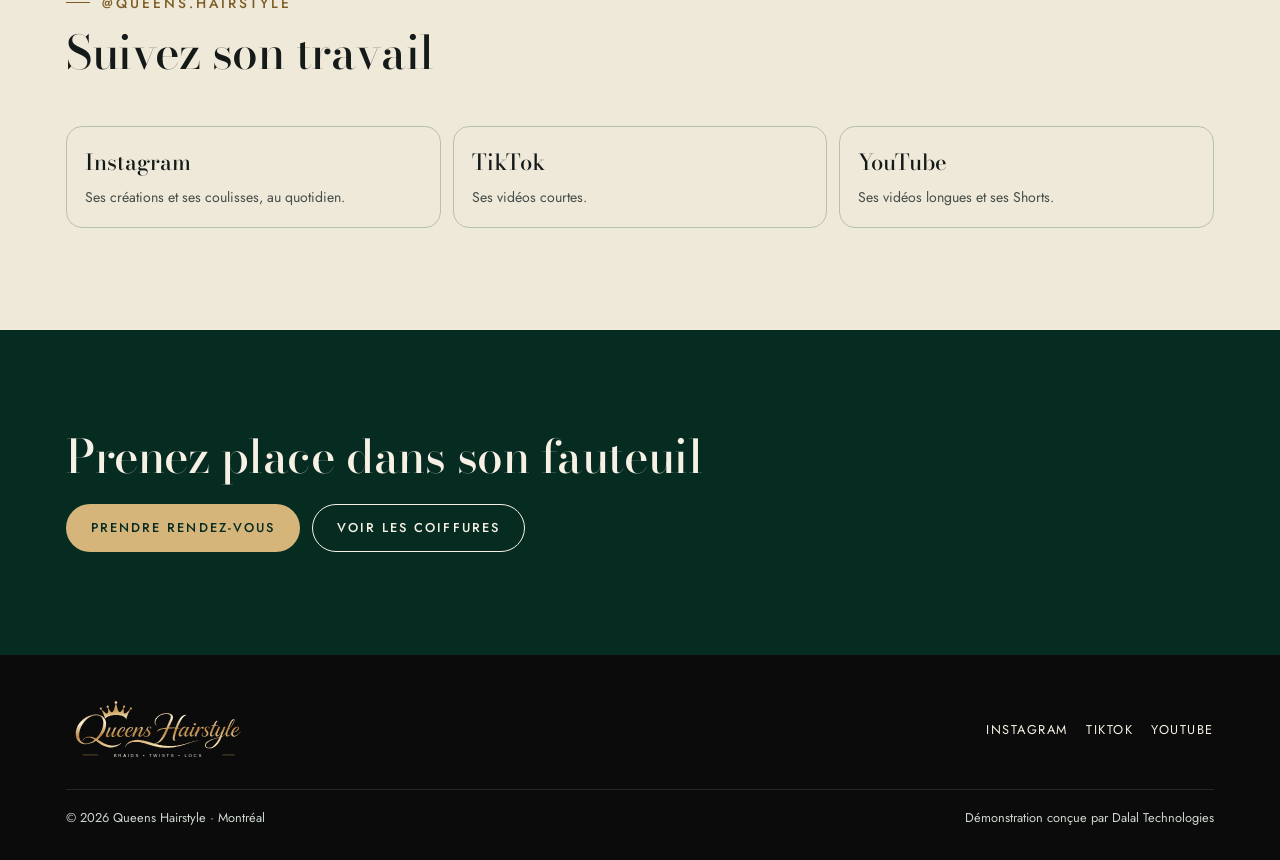
<file: founder.html>
<!doctype html>
<html lang="fr">
<head>
<meta charset="utf-8">
<meta name="robots" content="noindex">
<meta name="viewport" content="width=device-width, initial-scale=1, viewport-fit=cover">
<title>Dre Amélie · Queens Hairstyle</title>
<meta name="claude:viewport-fit-sides" content="cover">
<link rel="preconnect" href="https://fonts.googleapis.com">
<link rel="preconnect" href="https://fonts.gstatic.com" crossorigin>
<link rel="stylesheet" href="https://fonts.googleapis.com/css2?family=Bodoni+Moda:ital,opsz,wght@0,6..96,400;0,6..96,500;1,6..96,400;1,6..96,500&family=Jost:wght@400;500;600&display=swap">
<link rel="stylesheet" href="site.css">
<style>
  :root { padding-top: env(safe-area-inset-top, 0px); padding-bottom: env(safe-area-inset-bottom, 0px); }
  [hidden] { display: none !important; }
</style>
</head>
<body>
<div class="demo-ribbon" role="note">
  <div class="wrap">
    <span data-i18n="ribbon">Design demonstration by Dalal Technologies · not the live salon website</span>
    <a href="notes.html" data-i18n="ribbon.notes">Presentation notes for the owner</a>
  </div>
</div>

<header class="site-head">
  <div class="wrap">
    <a class="brand" href="index.html" aria-label="Queens Hairstyle, home"><img src="img/WORDMARK_ONLY_05_Emerald_Transparent.svg" alt="Queens Hairstyle" width="114" height="40"></a>
    <div class="head-right">
      <nav class="nav" aria-label="Main">
        <a href="index.html" data-i18n="p.back">Home</a>
        <a href="index.html#work" data-i18n="nav.work">The work</a>
        <a href="index.html#live" data-i18n="nav.live">Queens Live</a>
      </nav>
      <div class="lang" role="group" aria-label="Language / Langue">
        <button type="button" id="lang-en" data-lang="en" aria-pressed="true" aria-label="English">EN</button>
        <button type="button" id="lang-fr" data-lang="fr" aria-pressed="false" aria-label="Français">FR</button>
      </div>
      <a class="btn btn-emerald btn-sm" href="index.html#book" data-i18n="cta.book">Book</a>
    </div>
  </div>
</header>

<main>
  <section class="profile" aria-labelledby="p-title">
    <div class="wrap">
      <div class="ring">
        <div class="mirror">
          <img src="img/founder-960.webp" srcset="img/founder-480.webp 480w, img/founder-960.webp 960w" sizes="(min-width: 900px) 470px, 84vw" alt="Dr. Amélie, founder of Queens Hairstyle, in a studio portrait" width="960" height="1248" fetchpriority="high">
        </div>
      </div>
      <div style="display:grid;gap:22px;min-width:0">
        <span class="eyebrow reveal" data-i18n="p.eyebrow">Profile</span>
        <h1 id="p-title" data-i18n-html="p.h1"><span class="line"><span>Dr.</span></span> <span class="line"><span><em>Amélie</em></span></span></h1>
        <p class="dek reveal" data-i18n="p.dek">Braider, instructor, doctor of philosophy. The woman who founded Queens Hairstyle.</p>
        <div class="btn-row reveal">
          <a class="btn btn-gold" href="index.html#book" data-i18n="bk.cta">Book an appointment</a>
        </div>
      </div>
    </div>
  </section>

  <section class="band" aria-label="Her story">
    <div class="wrap">
      <article class="facet">
        <div class="mirror"><img src="img/freestyle-ponytail-480.webp" alt="Freestyle cornrows with curved patterns, by Dr. Amélie" width="480" height="600" loading="lazy"></div>
        <div class="body">
          <span class="num" data-i18n="p.f1.num">I</span>
          <h2 data-i18n="p.f1.t">The braider</h2>
          <p data-i18n="p.f1.b1">Knotless and box braids, cornrows and stitch braids, Senegalese and passion twists, micro-locs and locs: her menu covers the full vocabulary of African hairstyling.</p>
          <p class="muted" data-i18n="p.f1.b2">Her photographs show its signature: clean geometric parts, heart and wave patterns, gold finishing touches.</p>
        </div>
      </article>
    </div>
  </section>

  <section class="band emerald" aria-label="Her teaching">
    <div class="wrap">
      <article class="facet flip">
        <div class="mirror"><img src="img/twists-480.webp" alt="Senegalese twists over square parts, by Dr. Amélie" width="480" height="600" loading="lazy"></div>
        <div class="body">
          <span class="num" data-i18n="p.f2.num">II</span>
          <h2 data-i18n="p.f2.t">The instructor</h2>
          <p data-i18n="p.f2.b1">On Instagram she introduces herself as a Montréal braider and instructor. She teaches the craft she practises every day in the studio.</p>
        </div>
      </article>
    </div>
  </section>

  <section class="band" aria-label="Her scholarship">
    <div class="wrap">
      <article class="facet">
        <div class="mirror"><img src="img/founder-480.webp" alt="Dr. Amélie in a studio portrait" width="480" height="600" loading="lazy" style="object-position:50% 12%"></div>
        <div class="body">
          <span class="num" data-i18n="p.f3.num">III</span>
          <h2 data-i18n="p.f3.t">The scholar</h2>
          <p data-i18n="p.f3.b1">The title before her name is earned: she holds a doctorate in philosophy.</p>
          <p class="muted" data-i18n="p.f3.b2">A rare figure in her field: a scholar who works with her hands.</p>
        </div>
      </article>
    </div>
  </section>

  <section class="band ivory-deep" aria-labelledby="follow-t">
    <div class="wrap">
      <div class="section-head">
        <span class="eyebrow">@queens.hairstyle</span>
        <h2 id="follow-t" data-i18n="p.follow.t">Follow her work</h2>
      </div>
      <div class="social-row">
        <a class="social" href="https://www.instagram.com/queens.hairstyle/" target="_blank" rel="noopener"><b>Instagram</b><span data-i18n="p.ig">Her styles and behind the scenes, day by day.</span></a>
        <a class="social" href="https://www.tiktok.com/@queens.hairstyle" target="_blank" rel="noopener"><b>TikTok</b><span data-i18n="p.tt">Her short videos.</span></a>
        <a class="social" href="https://www.youtube.com/@queenshairstyle" target="_blank" rel="noopener"><b>YouTube</b><span data-i18n="p.yt">Her longer videos and Shorts.</span></a>
      </div>
    </div>
  </section>

  <section class="band dark" aria-labelledby="pcta">
    <div class="wrap" style="display:grid;gap:22px;justify-items:start">
      <h2 id="pcta" style="font-size:var(--step-3)" data-i18n="p.cta.t">Take a seat in her chair</h2>
      <div class="btn-row">
        <a class="btn btn-gold" href="index.html#book" data-i18n="bk.cta">Book an appointment</a>
        <a class="btn btn-line" href="index.html#menu" data-i18n="p.cta.b">See the styles</a>
      </div>
    </div>
  </section>
</main>

<footer class="site-foot">
  <div class="wrap">
    <div class="foot-top">
      <img src="img/01_Original_Gold_Transparent.svg" alt="Queens Hairstyle, braids, twists, locs" width="182" height="64">
      <nav class="foot-links" aria-label="Social">
        <a href="https://www.instagram.com/queens.hairstyle/" target="_blank" rel="noopener">Instagram</a>
        <a href="https://www.tiktok.com/@queens.hairstyle" target="_blank" rel="noopener">TikTok</a>
        <a href="https://www.youtube.com/@queenshairstyle" target="_blank" rel="noopener">YouTube</a>
      </nav>
    </div>
    <div class="foot-small">
      <span>© 2026 Queens Hairstyle · Montréal</span>
      <span data-i18n="ft.demo">Demonstration designed by Dalal Technologies</span>
    </div>
  </div>
</footer>
<script src="site.js"></script>
</body>
</html>
</file>
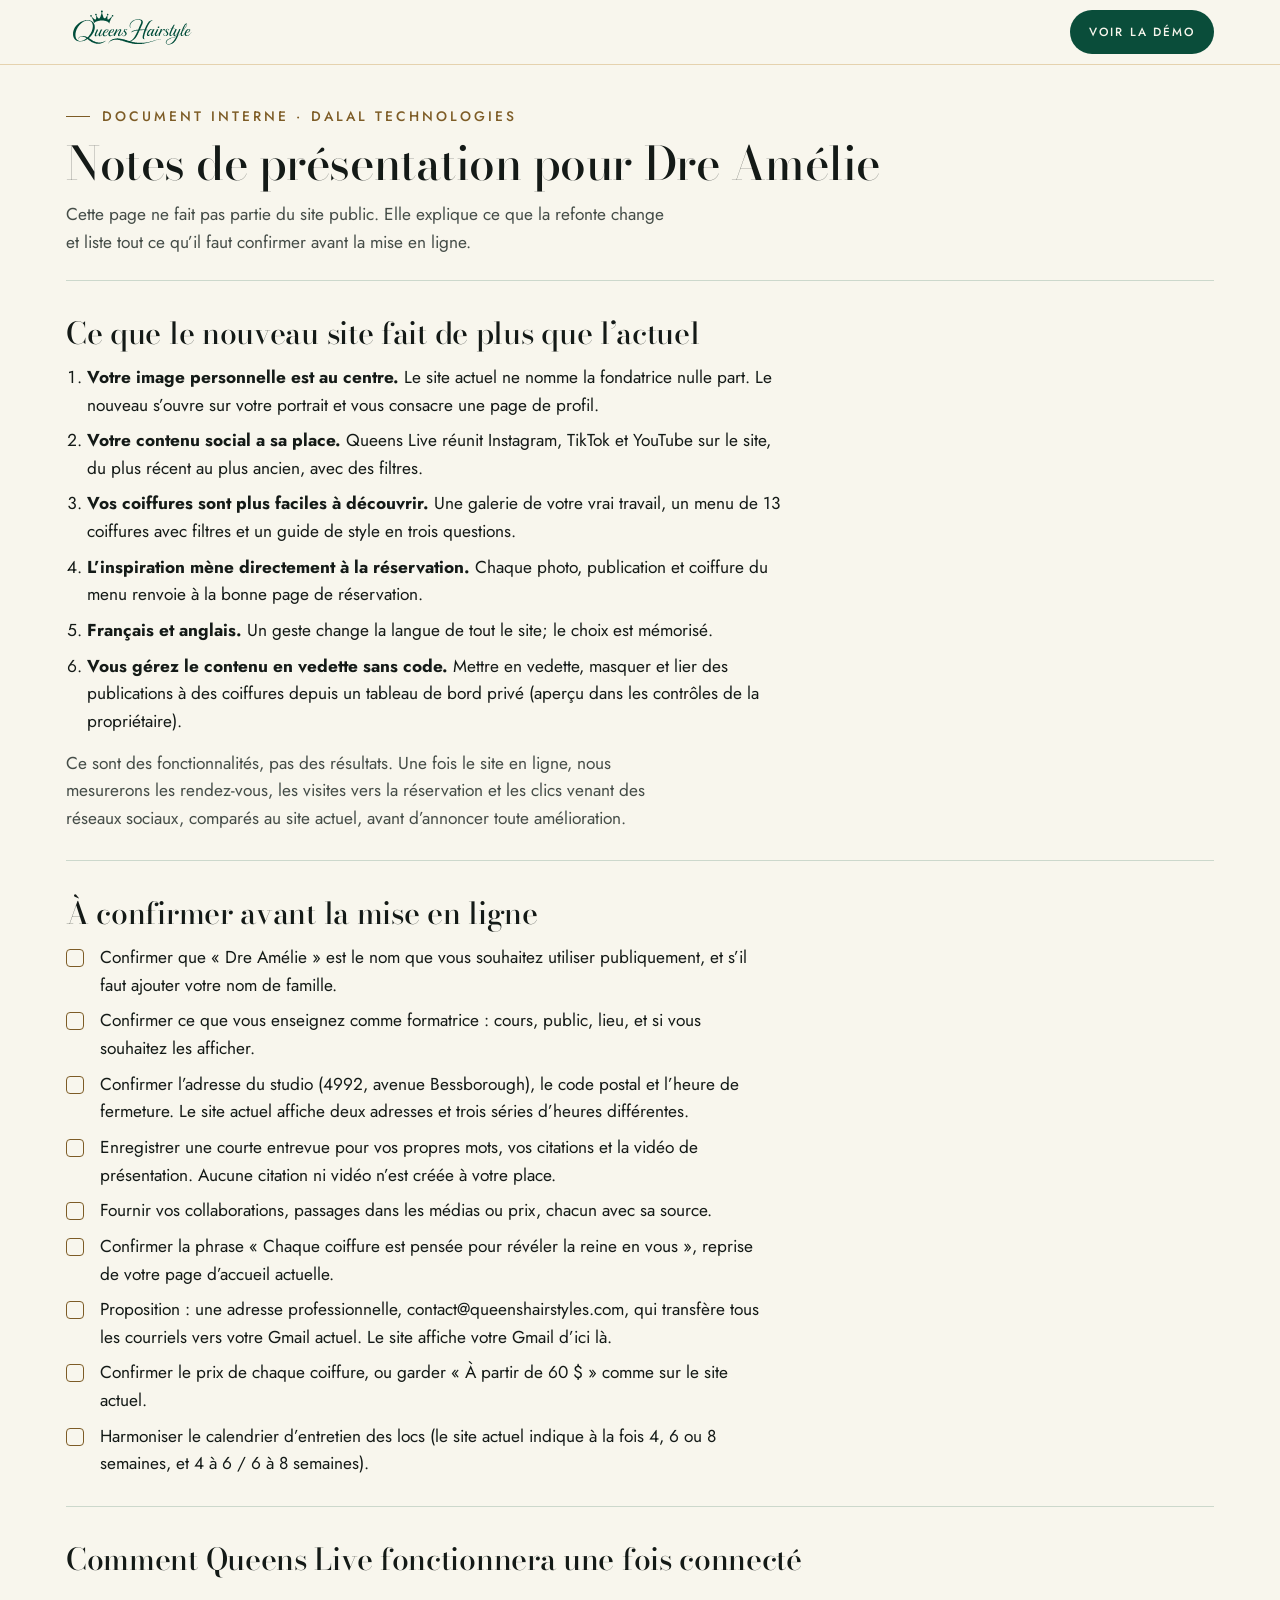
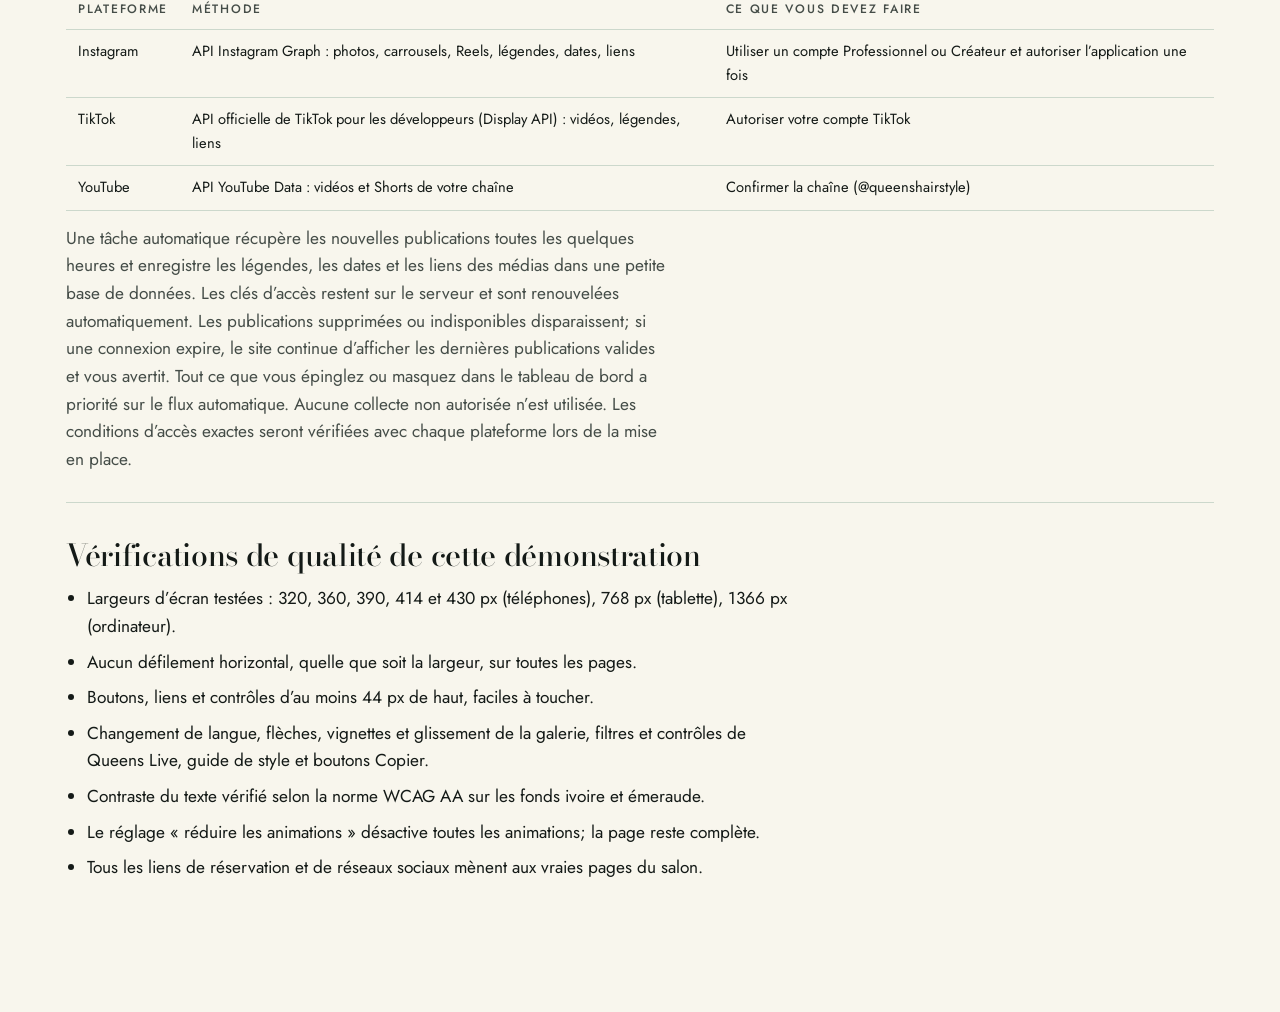
<file: notes.html>
<!doctype html>
<html lang="fr">
<head>
<meta charset="utf-8">
<meta name="viewport" content="width=device-width, initial-scale=1, viewport-fit=cover">
<title>Queens Hairstyle · Notes de présentation</title>
<meta name="claude:viewport-fit-sides" content="cover">
<meta name="robots" content="noindex">
<link rel="stylesheet" href="https://fonts.googleapis.com/css2?family=Bodoni+Moda:ital,opsz,wght@0,6..96,400;0,6..96,500;1,6..96,400&family=Jost:wght@400;500;600&display=swap">
<link rel="stylesheet" href="site.css">
<style>:root { padding-top: env(safe-area-inset-top, 0px); padding-bottom: env(safe-area-inset-bottom, 0px); }</style>
</head>
<body>
<header class="site-head">
  <div class="wrap">
    <a class="brand" href="index.html" aria-label="Retour à la démonstration Queens Hairstyle"><img src="img/WORDMARK_ONLY_05_Emerald_Transparent.svg" alt="Queens Hairstyle" width="114" height="40"></a>
    <a class="btn btn-emerald btn-sm" href="index.html">Voir la démo</a>
  </div>
</header>
<main class="band notes" style="padding-top:40px">
  <div class="wrap" style="display:grid;gap:0">
    <div style="display:grid;gap:12px;padding-bottom:24px">
      <span class="eyebrow">Document interne · Dalal Technologies</span>
      <h1>Notes de présentation pour Dre Amélie</h1>
      <p class="muted measure">Cette page ne fait pas partie du site public. Elle explique ce que la refonte change et liste tout ce qu’il faut confirmer avant la mise en ligne.</p>
    </div>

    <section>
      <h2>Ce que le nouveau site fait de plus que l’actuel</h2>
      <ol>
        <li><b>Votre image personnelle est au centre.</b> Le site actuel ne nomme la fondatrice nulle part. Le nouveau s’ouvre sur votre portrait et vous consacre une page de profil.</li>
        <li><b>Votre contenu social a sa place.</b> Queens Live réunit Instagram, TikTok et YouTube sur le site, du plus récent au plus ancien, avec des filtres.</li>
        <li><b>Vos coiffures sont plus faciles à découvrir.</b> Une galerie de votre vrai travail, un menu de 13 coiffures avec filtres et un guide de style en trois questions.</li>
        <li><b>L’inspiration mène directement à la réservation.</b> Chaque photo, publication et coiffure du menu renvoie à la bonne page de réservation.</li>
        <li><b>Français et anglais.</b> Un geste change la langue de tout le site; le choix est mémorisé.</li>
        <li><b>Vous gérez le contenu en vedette sans code.</b> Mettre en vedette, masquer et lier des publications à des coiffures depuis un tableau de bord privé (aperçu dans les contrôles de la propriétaire).</li>
      </ol>
      <p class="muted measure">Ce sont des fonctionnalités, pas des résultats. Une fois le site en ligne, nous mesurerons les rendez-vous, les visites vers la réservation et les clics venant des réseaux sociaux, comparés au site actuel, avant d’annoncer toute amélioration.</p>
    </section>

    <section>
      <h2>À confirmer avant la mise en ligne</h2>
      <ul class="checklist">
        <li>Confirmer que « Dre Amélie » est le nom que vous souhaitez utiliser publiquement, et s’il faut ajouter votre nom de famille.</li>
        <li>Confirmer ce que vous enseignez comme formatrice : cours, public, lieu, et si vous souhaitez les afficher.</li>
        <li>Confirmer l’adresse du studio (4992, avenue Bessborough), le code postal et l’heure de fermeture. Le site actuel affiche deux adresses et trois séries d’heures différentes.</li>
        <li>Enregistrer une courte entrevue pour vos propres mots, vos citations et la vidéo de présentation. Aucune citation ni vidéo n’est créée à votre place.</li>
        <li>Fournir vos collaborations, passages dans les médias ou prix, chacun avec sa source.</li>
        <li>Confirmer la phrase « Chaque coiffure est pensée pour révéler la reine en vous », reprise de votre page d’accueil actuelle.</li>
        <li>Proposition : une adresse professionnelle, contact@queenshairstyles.com, qui transfère tous les courriels vers votre Gmail actuel. Le site affiche votre Gmail d’ici là.</li>
        <li>Confirmer le prix de chaque coiffure, ou garder « À partir de 60 $ » comme sur le site actuel.</li>
        <li>Harmoniser le calendrier d’entretien des locs (le site actuel indique à la fois 4, 6 ou 8 semaines, et 4 à 6 / 6 à 8 semaines).</li>
      </ul>
    </section>

    <section>
      <h2>Comment Queens Live fonctionnera une fois connecté</h2>
      <div class="table-scroll">
        <table>
          <thead><tr><th>Plateforme</th><th>Méthode</th><th>Ce que vous devez faire</th></tr></thead>
          <tbody>
            <tr><td>Instagram</td><td>API Instagram Graph : photos, carrousels, Reels, légendes, dates, liens</td><td>Utiliser un compte Professionnel ou Créateur et autoriser l’application une fois</td></tr>
            <tr><td>TikTok</td><td>API officielle de TikTok pour les développeurs (Display API) : vidéos, légendes, liens</td><td>Autoriser votre compte TikTok</td></tr>
            <tr><td>YouTube</td><td>API YouTube Data : vidéos et Shorts de votre chaîne</td><td>Confirmer la chaîne (@queenshairstyle)</td></tr>
          </tbody>
        </table>
      </div>
      <p class="muted measure">Une tâche automatique récupère les nouvelles publications toutes les quelques heures et enregistre les légendes, les dates et les liens des médias dans une petite base de données. Les clés d’accès restent sur le serveur et sont renouvelées automatiquement. Les publications supprimées ou indisponibles disparaissent; si une connexion expire, le site continue d’afficher les dernières publications valides et vous avertit. Tout ce que vous épinglez ou masquez dans le tableau de bord a priorité sur le flux automatique. Aucune collecte non autorisée n’est utilisée. Les conditions d’accès exactes seront vérifiées avec chaque plateforme lors de la mise en place.</p>
    </section>

    <section>
      <h2>Vérifications de qualité de cette démonstration</h2>
      <ul id="qa">
        <li>Largeurs d’écran testées : 320, 360, 390, 414 et 430 px (téléphones), 768 px (tablette), 1366 px (ordinateur).</li>
        <li>Aucun défilement horizontal, quelle que soit la largeur, sur toutes les pages.</li>
        <li>Boutons, liens et contrôles d’au moins 44 px de haut, faciles à toucher.</li>
        <li>Changement de langue, flèches, vignettes et glissement de la galerie, filtres et contrôles de Queens Live, guide de style et boutons Copier.</li>
        <li>Contraste du texte vérifié selon la norme WCAG AA sur les fonds ivoire et émeraude.</li>
        <li>Le réglage « réduire les animations » désactive toutes les animations; la page reste complète.</li>
        <li>Tous les liens de réservation et de réseaux sociaux mènent aux vraies pages du salon.</li>
      </ul>
    </section>
  </div>
</main>
</body>
</html>
</file>
<file: site.css>
/* Layout concept: a short documentary in chapters. Ivory "daylight" chapters alternate with
   immersive emerald "salon at night" chapters; her photos sit in arched frames that echo the
   oval mirrors of her studio. Gold is a thin accent line, never a fill. Single committed look. */
:root {
  --ivory: #f8f6ed;
  --ivory-deep: #efe9da;
  --emerald: #0a4d3a;
  --emerald-night: #062c22;
  --emerald-line: #2a6a56;
  --gold: #d6b57a;
  --gold-ink: #7d5c26;
  --ink: #141a17;
  --ink-soft: #454d48;
  --on-dark: #f6f1e4;
  --on-dark-soft: #cfd8d0;
  --black: #0b0b0b;

  --display: 'Bodoni Moda', 'Didot', 'Bodoni 72', Georgia, serif;
  --body: 'Jost', 'Avenir Next', 'Segoe UI', system-ui, sans-serif;

  --step--1: clamp(0.8rem, 0.78rem + 0.1vw, 0.86rem);
  --step-0: clamp(1rem, 0.97rem + 0.15vw, 1.08rem);
  --step-1: clamp(1.16rem, 1.1rem + 0.35vw, 1.4rem);
  --step-2: clamp(1.4rem, 1.25rem + 0.8vw, 1.95rem);
  --step-3: clamp(1.8rem, 1.45rem + 1.8vw, 2.9rem);
  --step-4: clamp(2.3rem, 1.65rem + 3.4vw, 4.8rem);

  --gutter-l: max(16px, env(safe-area-inset-left, 0px));
  --gutter-r: max(16px, env(safe-area-inset-right, 0px));
  --band: clamp(52px, 8vw, 116px);
  --arch: 999px 999px 16px 16px;
  --ease: cubic-bezier(.2, .7, .2, 1);
  color-scheme: light;
}

* { box-sizing: border-box; }
html { scroll-behavior: smooth; -webkit-text-size-adjust: 100%; }
body {
  margin: 0;
  background: var(--ivory);
  color: var(--ink);
  font-family: var(--body);
  font-size: var(--step-0);
  line-height: 1.6;
  -webkit-font-smoothing: antialiased;
  overflow-x: clip;
}
body::before {
  content: '';
  position: fixed;
  inset: 0 0 auto;
  height: env(safe-area-inset-top, 0px);
  z-index: 60;
  background: var(--ivory);
}
img { max-width: 100%; display: block; }
a { color: inherit; }
h1, h2, h3 { font-family: var(--display); font-weight: 500; line-height: 1.08; margin: 0; text-wrap: balance; letter-spacing: -0.01em; }
p { margin: 0; text-wrap: pretty; }
button { font-family: inherit; }
:focus-visible { outline: 2px solid var(--gold); outline-offset: 3px; border-radius: 6px; }
.sr-only { position: absolute; width: 1px; height: 1px; overflow: hidden; clip: rect(0 0 0 0); white-space: nowrap; }

.wrap {
  width: 100%;
  max-width: 1180px;
  margin-inline: auto;
  padding-left: var(--gutter-l);
  padding-right: var(--gutter-r);
}
.band { padding-block: var(--band); }
.dark { background: var(--emerald-night); color: var(--on-dark); }
.emerald { background: var(--emerald); color: var(--on-dark); }
.ivory-deep { background: var(--ivory-deep); }

.eyebrow {
  font-size: var(--step--1);
  letter-spacing: 0.22em;
  text-transform: uppercase;
  font-weight: 500;
  color: var(--gold-ink);
  display: flex;
  align-items: center;
  gap: 12px;
}
.dark .eyebrow, .emerald .eyebrow { color: var(--gold); }
.eyebrow::before { content: ''; width: 24px; height: 1px; background: currentColor; flex: none; }
.muted { color: var(--ink-soft); }
.dark .muted, .emerald .muted { color: var(--on-dark-soft); }
.measure { max-width: 60ch; }
.section-head { display: grid; gap: 14px; margin-bottom: clamp(28px, 4vw, 48px); }
.section-head h2 { font-size: var(--step-3); }
.chapter-num { font-family: var(--display); font-style: italic; font-size: var(--step-1); color: var(--gold-ink); }
.dark .chapter-num, .emerald .chapter-num { color: var(--gold); }

/* ---------- Demo ribbon ---------- */
.demo-ribbon { background: var(--black); color: var(--on-dark-soft); font-size: 0.78rem; letter-spacing: 0.03em; }
.demo-ribbon .wrap { padding-block: 6px; display: flex; gap: 4px 14px; flex-wrap: wrap; align-items: center; justify-content: space-between; }
.demo-ribbon a { color: var(--gold); text-decoration-thickness: 1px; text-underline-offset: 3px; display: inline-flex; align-items: center; min-height: 44px; }

/* ---------- Header ---------- */
.site-head {
  position: sticky;
  top: env(safe-area-inset-top, 0px);
  z-index: 50;
  background: color-mix(in srgb, var(--ivory) 94%, transparent);
  backdrop-filter: saturate(1.2) blur(12px);
  -webkit-backdrop-filter: saturate(1.2) blur(12px);
  border-bottom: 1px solid color-mix(in srgb, var(--gold) 55%, transparent);
}
.site-head .wrap { display: flex; align-items: center; justify-content: space-between; gap: 10px; min-height: 64px; padding-block: 6px; }
.brand { display: inline-flex; align-items: center; min-height: 44px; flex: none; }
.brand img { height: 40px; width: auto; }
.head-right { display: flex; align-items: center; gap: 6px; }
.nav { display: none; gap: 2px; margin-right: 8px; }
.nav a {
  text-decoration: none;
  font-size: 0.78rem;
  letter-spacing: 0.18em;
  text-transform: uppercase;
  padding: 0 12px;
  min-height: 44px;
  display: inline-flex;
  align-items: center;
  color: var(--ink);
}
.nav a:hover { color: var(--emerald); }
.lang { display: inline-flex; align-items: center; }
.lang button {
  font: 500 0.76rem/1 var(--body);
  letter-spacing: 0.14em;
  border: 0;
  background: transparent;
  color: var(--ink-soft);
  min-width: 40px;
  min-height: 44px;
  cursor: pointer;
  position: relative;
}
.lang button + button::before { content: ''; position: absolute; left: 0; top: 15px; bottom: 15px; width: 1px; background: color-mix(in srgb, var(--emerald) 30%, transparent); }
.lang button[aria-pressed='true'] { color: var(--emerald); font-weight: 600; }
.lang button[aria-pressed='true']::after { content: ''; position: absolute; left: 12px; right: 12px; bottom: 9px; height: 1px; background: var(--gold-ink); }
@media (min-width: 900px) { .nav { display: flex; } .brand img { height: 46px; } }
@media (max-width: 359px) { .brand img { height: 34px; } .lang button { min-width: 36px; } .head-right .btn { padding: 0 14px; } }

/* ---------- Buttons ---------- */
.btn {
  display: inline-flex;
  align-items: center;
  justify-content: center;
  gap: 10px;
  min-height: 48px;
  padding: 0 24px;
  border-radius: 99px;
  font: 500 0.8rem/1 var(--body);
  letter-spacing: 0.16em;
  text-transform: uppercase;
  text-decoration: none;
  border: 1px solid transparent;
  cursor: pointer;
  transition: background-color .25s, color .25s, border-color .25s, transform .25s var(--ease);
  white-space: nowrap;
}
.btn:active { transform: scale(0.98); }
.btn-emerald { background: var(--emerald); color: var(--ivory); }
.btn-emerald:hover { background: var(--emerald-night); }
.btn-gold { background: var(--gold); color: var(--emerald-night); }
.btn-gold:hover { background: #e6cb98; }
.btn-line { border-color: currentColor; color: inherit; background: transparent; }
.btn-line:hover { background: color-mix(in srgb, currentColor 10%, transparent); }
.btn-sm { min-height: 44px; padding: 0 18px; font-size: 0.74rem; }
.btn-row { display: flex; flex-wrap: wrap; gap: 12px; }
.link-arrow { display: inline-flex; align-items: center; gap: 8px; min-height: 44px; font-size: 0.8rem; letter-spacing: 0.14em; text-transform: uppercase; font-weight: 500; text-decoration: none; color: var(--gold-ink); }
.dark .link-arrow, .emerald .link-arrow { color: var(--gold); }
.link-arrow::after { content: '→'; transition: transform .25s var(--ease); }
.link-arrow:hover::after { transform: translateX(4px); }

/* ---------- Arched frames ---------- */
.mirror { border-radius: var(--arch); overflow: hidden; position: relative; background: var(--emerald-line); max-width: 100%; }
.mirror img { width: 100%; height: 100%; object-fit: cover; }
.ring { position: relative; }
.ring::after { content: ''; position: absolute; inset: -10px; border: 1px solid var(--gold); border-radius: var(--arch); pointer-events: none; }

/* ---------- 1. Opening ---------- */
.opening { background: var(--emerald-night); color: var(--on-dark); position: relative; overflow: hidden; }
.opening::before {
  content: '';
  position: absolute; inset: 0;
  background: radial-gradient(70% 55% at 70% 30%, rgba(214, 181, 122, 0.14), transparent 70%);
  pointer-events: none;
}
.opening .wrap { position: relative; display: grid; grid-template-columns: minmax(0, 1fr); gap: 28px; padding-block: 28px 48px; }
.opening-figure { margin: 0; display: grid; gap: 14px; justify-items: center; }
.opening .ring { width: min(78vw, 360px); }
.opening .mirror { aspect-ratio: 4 / 5; }
.opening .mirror img { object-position: 50% 16%; }
.opening .mirror::after {
  content: ''; position: absolute; inset: 0;
  background: linear-gradient(115deg, transparent 35%, rgba(255, 241, 206, 0.22) 50%, transparent 65%);
  transform: translateX(-120%);
  pointer-events: none;
}
.opening-caption { display: flex; flex-wrap: wrap; gap: 4px 10px; justify-content: center; font-size: var(--step--1); letter-spacing: 0.08em; color: var(--on-dark-soft); text-align: center; }
.opening-caption strong { color: var(--on-dark); font-weight: 500; }
.opening-copy { display: grid; gap: 20px; min-width: 0; }
.opening .eyebrow { color: var(--gold); }
.opening h1 { font-size: var(--step-4); font-weight: 400; line-height: 1.02; }
.opening h1 .line { display: block; overflow: hidden; padding-bottom: 0.08em; }
.opening h1 .line > span { display: inline-block; }
.opening h1 em { font-style: italic; color: var(--gold); }
.opening .lead { font-size: var(--step-1); line-height: 1.5; color: var(--on-dark); max-width: 32ch; opacity: 0.92; }
.opening .btn-row .btn { flex: 1 1 auto; }
.facets { display: flex; flex-wrap: wrap; gap: 6px 18px; font-size: 0.76rem; letter-spacing: 0.2em; text-transform: uppercase; color: var(--on-dark-soft); padding-top: 18px; border-top: 1px solid var(--emerald-line); }
.facets span { display: inline-flex; align-items: center; gap: 10px; }
.facets span::before { content: ''; width: 5px; height: 5px; transform: rotate(45deg); background: var(--gold); }
@media (min-width: 900px) {
  .opening .wrap { grid-template-columns: minmax(0, 1.1fr) minmax(0, 0.9fr); align-items: center; gap: 72px; padding-block: 72px 88px; }
  .opening-figure { order: 2; }
  .opening .ring { width: min(100%, 440px); }
  .opening .btn-row .btn { flex: 0 0 auto; }
}
@media (prefers-reduced-motion: no-preference) {
  .opening .mirror img { animation: settle 2.2s var(--ease) both; }
  .opening .mirror::after { animation: sheen 2.4s 0.6s var(--ease) both; }
  .opening .ring::after { animation: ring 1.6s 0.2s var(--ease) both; }
  .opening h1 .line > span { animation: lineUp 1s var(--ease) both; }
  .opening h1 .line:nth-child(1) > span { animation-delay: 0.45s; }
  .opening h1 .line:nth-child(2) > span { animation-delay: 0.62s; }
  .opening .reveal { animation: fadeUp 0.9s var(--ease) both; }
  .opening .reveal.d1 { animation-delay: 0.85s; }
  .opening .reveal.d2 { animation-delay: 1s; }
  .opening .reveal.d3 { animation-delay: 1.15s; }
  .opening .reveal.d0 { animation-delay: 0.25s; }
}
@keyframes settle { from { transform: scale(1.07); filter: saturate(0.7) brightness(0.9); } to { transform: none; filter: none; } }
@keyframes sheen { from { transform: translateX(-120%); } to { transform: translateX(120%); } }
@keyframes ring { from { transform: scale(0.95); opacity: 0.25; } to { transform: none; opacity: 1; } }
@keyframes lineUp { from { transform: translateY(105%); } to { transform: none; } }
@keyframes fadeUp { from { transform: translateY(12px); opacity: 0.3; } to { transform: none; opacity: 1; } }

/* ---------- 2. The woman ---------- */
.statement { font-family: var(--display); font-size: var(--step-3); line-height: 1.18; font-weight: 400; max-width: 22ch; color: var(--ink); }
.statement em { font-style: italic; color: var(--emerald); }
.woman { display: grid; gap: clamp(32px, 5vw, 64px); }
.portrait-pair { display: grid; grid-template-columns: minmax(0, 1fr) minmax(0, 1fr); gap: 14px; align-items: end; }
.portrait-pair .mirror:first-child { aspect-ratio: 3 / 4; }
.portrait-pair .mirror:last-child { aspect-ratio: 3 / 4.6; }
.portrait-pair .mirror img { object-position: 50% 20%; }
.roles { display: grid; grid-template-columns: minmax(0, 1fr); border-top: 1px solid color-mix(in srgb, var(--emerald) 20%, transparent); }
.role { display: grid; grid-template-columns: 2.4rem minmax(0, 1fr); gap: 14px; padding-block: 16px; border-bottom: 1px solid color-mix(in srgb, var(--emerald) 20%, transparent); }
.role i { font-family: var(--display); font-style: italic; color: var(--gold-ink); font-size: var(--step-1); line-height: 1.2; }
.role b { display: block; font-family: var(--display); font-weight: 500; font-size: var(--step-1); line-height: 1.25; }
.role span { font-size: 0.95rem; color: var(--ink-soft); }
.brand-line { border-left: 1px solid var(--gold-ink); padding-left: 18px; display: grid; gap: 8px; max-width: 46ch; }
.brand-line p { font-family: var(--display); font-style: italic; font-size: var(--step-2); line-height: 1.3; color: var(--emerald); }
.brand-line small { font-size: var(--step--1); letter-spacing: 0.16em; text-transform: uppercase; color: var(--ink-soft); }
@media (min-width: 900px) {
  .woman { grid-template-columns: minmax(0, 1.15fr) minmax(0, 0.85fr); align-items: start; }
  .woman .woman-media { grid-column: 2; grid-row: 1 / span 2; }
}

/* ---------- 3. Thought & hand ---------- */
.thought-grid { display: grid; grid-template-columns: repeat(3, minmax(0, 1fr)); gap: 12px; position: relative; margin-top: clamp(28px, 4vw, 48px); }
.detail { margin: 0; display: grid; gap: 10px; }
.detail .crop { aspect-ratio: 3 / 4.2; border-radius: 999px 999px 12px 12px; overflow: hidden; background: var(--emerald-line); }
.detail .crop img { width: 100%; height: 100%; object-fit: cover; transform: scale(1.35); transition: transform 1.4s var(--ease); }
.detail:nth-child(1) .crop img { object-position: 50% 12%; }
.detail:nth-child(2) .crop img { object-position: 55% 18%; }
.detail:nth-child(3) .crop img { object-position: 60% 45%; }
.detail figcaption b { display: block; font-family: var(--display); font-style: italic; font-weight: 400; color: var(--gold); font-size: var(--step-1); }
.detail figcaption span { font-size: 0.86rem; color: var(--on-dark-soft); line-height: 1.45; display: block; }
.thread { position: absolute; left: 0; top: 28%; width: 100%; height: 60px; pointer-events: none; overflow: visible; }
.thread path { fill: none; stroke: var(--gold); stroke-width: 1; vector-effect: non-scaling-stroke; opacity: 0.8; }
@media (prefers-reduced-motion: no-preference) {
  .thought.in .thread path { stroke-dasharray: 1400; animation: draw 2.4s var(--ease) both; }
  .thought.in .detail .crop img { transform: scale(1.18); }
}
@keyframes draw { from { stroke-dashoffset: 1400; } to { stroke-dashoffset: 0; } }
@media (max-width: 560px) {
  .thought-grid { grid-template-columns: minmax(0, 1fr); gap: 18px; }
  .detail { grid-template-columns: 38% minmax(0, 1fr); align-items: center; gap: 16px; }
  .detail .crop { aspect-ratio: 3 / 3.6; }
  .thread { display: none; }
}

/* ---------- 4. The work: gallery stage ---------- */
.stage-wrap { display: grid; gap: 22px; }
.stage { display: grid; grid-template-columns: minmax(0, 1fr); gap: 20px; }
.stage-media { position: relative; aspect-ratio: 4 / 5; width: min(100%, 520px); justify-self: center; touch-action: pan-y; user-select: none; }
.stage-media .mirror { position: absolute; inset: 0; }
.stage-media img { position: absolute; inset: 0; transition: opacity .7s var(--ease), transform 1.2s var(--ease); }
.stage-media img.out { opacity: 0; transform: scale(1.03); }
.stage-count { position: absolute; left: 50%; bottom: 14px; transform: translateX(-50%); background: rgba(6, 44, 34, 0.82); color: var(--on-dark); font-size: 0.78rem; letter-spacing: 0.14em; padding: 6px 12px; border-radius: 99px; font-variant-numeric: tabular-nums; }
.stage-info { display: grid; gap: 12px; align-content: center; min-width: 0; }
.stage-info .kicker { font-size: var(--step--1); letter-spacing: 0.2em; text-transform: uppercase; color: var(--gold-ink); }
.stage-info h3 { font-size: var(--step-3); }
.stage-info .meta { display: flex; flex-wrap: wrap; gap: 6px 14px; font-size: 0.82rem; letter-spacing: 0.08em; text-transform: uppercase; color: var(--ink-soft); }
.stage-nav { display: flex; align-items: center; gap: 10px; margin-top: 6px; }
.icon-btn {
  width: 48px; height: 48px; border-radius: 50%; flex: none;
  border: 1px solid currentColor; background: transparent; color: var(--emerald);
  display: inline-grid; place-items: center; cursor: pointer;
}
.dark .icon-btn, .emerald .icon-btn { color: var(--gold); }
.icon-btn:hover { background: color-mix(in srgb, currentColor 12%, transparent); }
.icon-btn svg { width: 18px; height: 18px; }
.thumbs { display: flex; gap: 10px; overflow-x: auto; padding: 4px 2px 8px; scroll-snap-type: x proximity; scrollbar-width: none; }
.thumbs::-webkit-scrollbar { display: none; }
.thumb { flex: none; width: 56px; height: 72px; border-radius: 99px 99px 8px 8px; overflow: hidden; border: 1px solid transparent; padding: 0; background: var(--ivory-deep); cursor: pointer; scroll-snap-align: center; opacity: 0.6; transition: opacity .25s, border-color .25s; }
.thumb img { width: 100%; height: 100%; object-fit: cover; }
.thumb[aria-current='true'] { opacity: 1; border-color: var(--gold-ink); }
@media (min-width: 900px) {
  .stage { grid-template-columns: minmax(0, 1fr) minmax(0, 1fr); gap: 64px; align-items: center; }
  .stage-media { justify-self: stretch; width: 100%; max-width: 500px; }
}

/* ---------- 5. Queens Live ---------- */
.live-head { display: flex; flex-wrap: wrap; justify-content: space-between; align-items: end; gap: 16px 24px; margin-bottom: 22px; }
.example-pill { display: inline-flex; align-items: center; gap: 8px; font-size: 0.74rem; letter-spacing: 0.12em; text-transform: uppercase; border: 1px dashed var(--gold); color: var(--gold); border-radius: 99px; padding: 8px 14px; }
.example-pill i { width: 7px; height: 7px; border-radius: 50%; background: transparent; border: 1px solid var(--gold); }
.filters { display: grid; gap: 10px; margin-bottom: 22px; }
.chips { display: flex; gap: 8px; overflow-x: auto; scrollbar-width: none; padding-bottom: 2px; }
.chips::-webkit-scrollbar { display: none; }
.chips.wrap-on-wide { flex-wrap: nowrap; }
@media (min-width: 900px) { .chips.wrap-on-wide { flex-wrap: wrap; overflow: visible; } }
.chip {
  flex: none;
  font: 500 0.76rem/1 var(--body); letter-spacing: 0.12em; text-transform: uppercase;
  padding: 0 16px; min-height: 44px; border-radius: 99px;
  border: 1px solid color-mix(in srgb, var(--emerald) 35%, transparent);
  background: transparent; color: var(--emerald); cursor: pointer;
  display: inline-flex; align-items: center; gap: 8px;
}
.chip small { font-size: 0.72rem; opacity: 0.7; letter-spacing: 0.04em; }
.chip[aria-pressed='true'] { background: var(--emerald); color: var(--ivory); border-color: var(--emerald); }
.dark .chip, .emerald .chip { border-color: color-mix(in srgb, var(--gold) 50%, transparent); color: var(--on-dark); }
.dark .chip[aria-pressed='true'], .emerald .chip[aria-pressed='true'] { background: var(--gold); color: var(--emerald-night); border-color: var(--gold); }
.live-layout { display: grid; grid-template-columns: minmax(0, 1fr); gap: 24px; }
@media (min-width: 900px) { .live-layout { grid-template-columns: minmax(0, 1.05fr) minmax(0, 1fr); align-items: start; } }

.post { margin: 0; display: grid; grid-template-rows: auto 1fr; background: color-mix(in srgb, var(--emerald) 55%, var(--emerald-night)); border: 1px solid var(--emerald-line); border-radius: 18px; overflow: hidden; min-width: 0; }
.post.is-hidden { opacity: 0.4; }
.post-media { position: relative; aspect-ratio: 4 / 5; overflow: hidden; background: var(--emerald-line); }
.post.featured .post-media { aspect-ratio: 4 / 4.4; }
.slides { display: flex; height: 100%; overflow-x: auto; scroll-snap-type: x mandatory; scrollbar-width: none; }
.slides::-webkit-scrollbar { display: none; }
.slides img { flex: 0 0 100%; width: 100%; height: 100%; object-fit: cover; scroll-snap-align: start; }
.dots { position: absolute; bottom: 10px; left: 0; right: 0; display: flex; justify-content: center; gap: 6px; pointer-events: none; }
.dots i { width: 6px; height: 6px; border-radius: 50%; background: rgba(246, 241, 228, 0.5); }
.dots i.on { background: var(--on-dark); }
.play { position: absolute; inset: 0; display: grid; place-items: center; pointer-events: none; }
.play span { width: 58px; height: 58px; border-radius: 50%; background: rgba(6, 44, 34, 0.62); border: 1px solid rgba(246, 241, 228, 0.7); display: grid; place-items: center; color: var(--on-dark); backdrop-filter: blur(4px); }
.play svg { width: 20px; height: 20px; margin-left: 3px; }
.tag-row { position: absolute; top: 10px; left: 10px; right: 10px; display: flex; flex-wrap: wrap; gap: 6px; justify-content: space-between; pointer-events: none; }
.tag { font-size: 0.66rem; letter-spacing: 0.14em; text-transform: uppercase; font-weight: 600; padding: 5px 9px; border-radius: 99px; background: rgba(11, 11, 11, 0.72); color: var(--on-dark); }
.tag.gold { background: var(--gold); color: var(--emerald-night); }
.tag.example { background: rgba(246, 241, 228, 0.9); color: var(--emerald-night); }
.post-body { padding: 14px 16px 16px; display: grid; gap: 8px; align-content: start; }
.post-src { display: flex; flex-wrap: wrap; align-items: center; gap: 4px 8px; font-size: 0.74rem; letter-spacing: 0.12em; text-transform: uppercase; color: var(--gold); }
.post-src svg { width: 15px; height: 15px; flex: none; }
.post-src time { color: var(--on-dark-soft); letter-spacing: 0.06em; text-transform: none; flex-basis: 100%; }
.post-cap { font-size: 0.92rem; line-height: 1.45; color: var(--on-dark); }
.post-cap em { color: var(--on-dark-soft); font-style: italic; }
.post-actions { display: flex; flex-wrap: wrap; gap: 0 16px; }
.post-actions a { font-size: 0.74rem; letter-spacing: 0.12em; text-transform: uppercase; color: var(--gold); text-decoration: none; min-height: 44px; display: inline-flex; align-items: center; gap: 6px; font-weight: 500; }
.post-actions a:hover { text-decoration: underline; text-underline-offset: 3px; }
.feed { display: grid; grid-auto-flow: column; grid-auto-columns: min(74vw, 270px); gap: 14px; overflow-x: auto; scroll-snap-type: x mandatory; padding-bottom: 10px; scrollbar-width: thin; scrollbar-color: var(--gold) transparent; overscroll-behavior-x: contain; }
.feed .post { scroll-snap-align: start; }
@media (min-width: 900px) { .feed { grid-auto-flow: row; grid-template-columns: repeat(2, minmax(0, 1fr)); grid-auto-columns: auto; overflow: visible; } }
.feed-label { display: flex; justify-content: space-between; align-items: center; gap: 12px; margin-bottom: 12px; font-size: 0.76rem; letter-spacing: 0.18em; text-transform: uppercase; color: var(--on-dark-soft); }
.live-empty { padding: 28px; border: 1px dashed var(--emerald-line); border-radius: 18px; color: var(--on-dark-soft); }

.owner { margin-top: 28px; border: 1px solid var(--gold); border-radius: 18px; background: rgba(11, 11, 11, 0.28); }
.owner summary { list-style: none; cursor: pointer; display: flex; align-items: center; justify-content: space-between; gap: 12px; padding: 0 18px; min-height: 56px; font-size: 0.8rem; letter-spacing: 0.16em; text-transform: uppercase; color: var(--gold); }
.owner summary::-webkit-details-marker { display: none; }
.owner summary::after { content: '+'; font-size: 1.3rem; line-height: 1; }
.owner[open] summary::after { content: '–'; }
.owner-body { padding: 0 18px 18px; display: grid; gap: 18px; }
.connections { display: grid; grid-template-columns: repeat(auto-fit, minmax(min(100%, 200px), 1fr)); gap: 10px; }
.conn { border: 1px solid var(--emerald-line); border-radius: 12px; padding: 12px 14px; display: grid; gap: 4px; }
.conn b { font-weight: 500; }
.conn span { font-size: 0.82rem; color: var(--on-dark-soft); }
.owner-table { display: grid; gap: 0; }
.orow { display: grid; grid-template-columns: 52px minmax(0, 1fr); gap: 12px; padding-block: 12px; border-top: 1px solid var(--emerald-line); align-items: center; }
.orow img { width: 52px; height: 64px; object-fit: cover; border-radius: 8px; }
.orow .oinfo { display: grid; gap: 8px; min-width: 0; }
.orow .oinfo b { font-weight: 500; font-size: 0.92rem; }
.ocontrols { display: flex; flex-wrap: wrap; gap: 8px; align-items: center; }
.ocontrols label { display: inline-flex; align-items: center; gap: 8px; min-height: 44px; font-size: 0.86rem; color: var(--on-dark-soft); cursor: pointer; }
.ocontrols input[type='checkbox'], .ocontrols input[type='radio'] { width: 20px; height: 20px; accent-color: var(--gold); }
.ocontrols select { min-height: 44px; border-radius: 10px; border: 1px solid var(--emerald-line); background: var(--emerald-night); color: var(--on-dark); padding: 0 10px; font: inherit; font-size: 0.86rem; max-width: 100%; }
@media (min-width: 700px) { .orow { grid-template-columns: 52px minmax(0, 1fr); } .orow .oinfo { grid-template-columns: minmax(0, 0.8fr) minmax(0, 1.2fr); align-items: center; } }

/* ---------- 6. Menu ---------- */
.menu { display: grid; grid-template-columns: minmax(0, 1fr); border-top: 1px solid color-mix(in srgb, var(--emerald) 20%, transparent); }
@media (min-width: 900px) { .menu { grid-template-columns: repeat(2, minmax(0, 1fr)); column-gap: 48px; } }
.mrow { display: grid; grid-template-columns: 76px minmax(0, 1fr); gap: 16px; padding-block: 18px; border-bottom: 1px solid color-mix(in srgb, var(--emerald) 20%, transparent); align-items: start; }
.mthumb { width: 76px; height: 98px; border-radius: 99px 99px 10px 10px; overflow: hidden; background: var(--emerald); display: grid; place-items: center; }
.mthumb img { width: 100%; height: 100%; object-fit: cover; }
.mthumb span { font-family: var(--display); font-style: italic; color: var(--gold); font-size: 1.05rem; text-align: center; line-height: 1.05; padding: 6px; }
.mbody { display: grid; gap: 6px; min-width: 0; }
.mbody h3 { font-size: var(--step-1); }
.mmeta { display: flex; flex-wrap: wrap; gap: 4px 12px; font-size: 0.78rem; letter-spacing: 0.08em; text-transform: uppercase; color: var(--ink-soft); }
.mmeta .time { color: var(--emerald); font-weight: 500; }
.mbody p { font-size: 0.95rem; color: var(--ink-soft); }
.mbody .link-arrow { justify-self: start; }
.price-note { margin-top: 24px; display: flex; flex-wrap: wrap; gap: 6px 20px; align-items: baseline; font-size: 0.95rem; color: var(--ink-soft); }
.price-note strong { font-family: var(--display); font-weight: 500; font-size: var(--step-2); color: var(--emerald); }

/* ---------- 7. Finder ---------- */
.finder { display: grid; grid-template-columns: minmax(0, 1fr); gap: 32px; }
@media (min-width: 900px) { .finder { grid-template-columns: minmax(0, 1fr) minmax(0, 0.9fr); gap: 72px; align-items: center; } }
.quiz { display: grid; gap: 22px; margin-top: 8px; }
.quiz fieldset { border: 0; padding: 0; margin: 0; display: grid; gap: 10px; min-width: 0; }
.quiz legend { font-family: var(--display); font-size: var(--step-1); padding: 0; margin-bottom: 4px; }
.opts { display: flex; flex-wrap: wrap; gap: 8px; }
.opt { position: relative; }
.opt input { position: absolute; opacity: 0; inset: 0; margin: 0; cursor: pointer; }
.opt span { display: inline-flex; align-items: center; min-height: 44px; padding: 0 16px; border-radius: 99px; border: 1px solid color-mix(in srgb, var(--gold) 55%, transparent); font-size: 0.92rem; color: var(--on-dark); }
.opt input:checked + span { background: var(--gold); color: var(--emerald-night); border-color: var(--gold); }
.opt input:focus-visible + span { outline: 2px solid var(--gold); outline-offset: 3px; }
.result { border: 1px solid var(--gold); border-radius: var(--arch); padding: 56px 22px 28px; display: grid; gap: 14px; justify-items: center; text-align: center; }
.result .rname { font-family: var(--display); font-style: italic; font-size: var(--step-3); color: var(--gold); line-height: 1.05; }
.result .rwhy { color: var(--on-dark-soft); max-width: 36ch; }
.result .rmeta { font-size: 0.78rem; letter-spacing: 0.14em; text-transform: uppercase; }

/* ---------- 8. Words ---------- */
.words { display: grid; grid-template-columns: minmax(0, 1fr); gap: 28px; }
@media (min-width: 760px) { .words { grid-template-columns: repeat(2, minmax(0, 1fr)); gap: 44px 64px; } }
.word { margin: 0; display: grid; gap: 12px; padding-top: 18px; border-top: 1px solid var(--gold-ink); }
.word blockquote { margin: 0; font-family: var(--display); font-size: var(--step-2); line-height: 1.28; font-style: italic; color: var(--emerald); }
.word figcaption { font-size: var(--step--1); letter-spacing: 0.18em; text-transform: uppercase; color: var(--ink-soft); }
.source-note { margin-top: 24px; font-size: 0.88rem; color: var(--ink-soft); }

/* ---------- 9. Book ---------- */
.book { display: grid; grid-template-columns: minmax(0, 1fr); gap: 36px; }
@media (min-width: 900px) { .book { grid-template-columns: minmax(0, 1.05fr) minmax(0, 0.95fr); gap: 72px; align-items: start; } }
.steps { list-style: none; margin: 0; padding: 0; display: grid; counter-reset: s; }
.steps li { counter-increment: s; display: grid; grid-template-columns: 40px minmax(0, 1fr); gap: 14px; padding-block: 14px; border-bottom: 1px solid var(--emerald-line); }
.steps li::before { content: counter(s); font-family: var(--display); font-style: italic; font-size: var(--step-2); color: var(--gold); line-height: 1; }
.steps b { font-weight: 500; display: block; }
.visit { background: var(--ivory); color: var(--ink); border-radius: 20px; padding: clamp(20px, 4vw, 32px); display: grid; gap: 16px; }
.visit h3 { font-size: var(--step-2); color: var(--emerald); }
.vrow { display: grid; gap: 2px; padding-bottom: 14px; border-bottom: 1px solid color-mix(in srgb, var(--emerald) 18%, transparent); }
.vrow:last-child { border-bottom: 0; padding-bottom: 0; }
.vrow > span { font-size: var(--step--1); letter-spacing: 0.18em; text-transform: uppercase; color: var(--gold-ink); }
.copyline { display: flex; flex-wrap: wrap; align-items: center; gap: 8px 12px; }
.copyline output { font-family: var(--display); font-size: var(--step-1); user-select: all; overflow-wrap: anywhere; }
.copy-btn { font: 500 0.72rem/1 var(--body); letter-spacing: 0.12em; text-transform: uppercase; background: transparent; color: var(--emerald); border: 1px solid color-mix(in srgb, var(--emerald) 40%, transparent); border-radius: 99px; padding: 0 14px; min-height: 44px; cursor: pointer; }
.visit a { color: var(--emerald); }

/* ---------- Footer ---------- */
.site-foot { background: var(--black); color: var(--on-dark-soft); }
.site-foot .wrap { padding-block: 44px 32px; display: grid; gap: 26px; }
.foot-top { display: flex; flex-wrap: wrap; gap: 20px; justify-content: space-between; align-items: center; }
.foot-top img { height: 64px; width: auto; }
.foot-links { display: flex; flex-wrap: wrap; gap: 0 18px; font-size: 0.8rem; letter-spacing: 0.12em; text-transform: uppercase; }
.foot-links a { text-decoration: none; color: var(--on-dark); min-height: 44px; display: inline-flex; align-items: center; }
.foot-links a:hover { color: var(--gold); }
.foot-small { font-size: 0.8rem; border-top: 1px solid #262626; padding-top: 18px; display: flex; flex-wrap: wrap; gap: 6px 24px; justify-content: space-between; }

/* ---------- Founder page ---------- */
.profile { background: var(--emerald-night); color: var(--on-dark); position: relative; overflow: hidden; }
.profile .wrap { display: grid; grid-template-columns: minmax(0, 1fr); gap: 28px; padding-block: 28px 56px; }
.profile .ring { width: min(84vw, 400px); justify-self: center; }
.profile .mirror { aspect-ratio: 4 / 5.2; }
.profile .mirror img { object-position: 50% 14%; }
.profile h1 { font-size: clamp(3rem, 2rem + 7vw, 7.6rem); font-weight: 400; line-height: 0.92; }
.profile h1 em { font-style: italic; color: var(--gold); }
.profile .dek { font-family: var(--display); font-style: italic; font-size: var(--step-2); line-height: 1.3; max-width: 24ch; }
@media (min-width: 900px) {
  .profile .wrap { grid-template-columns: minmax(0, 1fr) minmax(0, 1fr); gap: 72px; align-items: end; padding-block: 72px 96px; }
  .profile .ring { order: 2; width: min(100%, 470px); }
}
@media (prefers-reduced-motion: no-preference) {
  .profile .mirror img { animation: settle 2.2s var(--ease) both; }
  .profile h1 .line > span { animation: lineUp 1s 0.4s var(--ease) both; }
  .profile .reveal { animation: fadeUp .9s .8s var(--ease) both; }
}
.profile h1 .line { display: block; overflow: hidden; padding-bottom: 0.06em; }
.profile h1 .line > span { display: inline-block; }
.facet { display: grid; grid-template-columns: minmax(0, 1fr); gap: 22px; }
.facet + .facet { margin-top: clamp(48px, 7vw, 88px); }
.facet .mirror { aspect-ratio: 4 / 5; width: min(100%, 420px); }
.facet .num { font-family: var(--display); font-style: italic; color: var(--gold-ink); font-size: var(--step-1); }
.dark .facet .num, .emerald .facet .num { color: var(--gold); }
.facet h2 { font-size: var(--step-3); }
.facet .body { display: grid; gap: 14px; max-width: 58ch; align-content: center; }
.facet .body p:first-of-type::first-letter { font-family: var(--display); float: left; font-size: 3.6em; line-height: 0.82; padding: 6px 10px 0 0; color: var(--gold-ink); }
.dark .facet .body p:first-of-type::first-letter, .emerald .facet .body p:first-of-type::first-letter { color: var(--gold); }
@media (min-width: 900px) {
  .facet { grid-template-columns: minmax(0, 0.8fr) minmax(0, 1.2fr); gap: 72px; align-items: center; }
  .facet.flip .mirror { order: 2; justify-self: end; }
}
.social-row { display: grid; grid-template-columns: repeat(auto-fit, minmax(min(100%, 220px), 1fr)); gap: 12px; }
.social { display: grid; gap: 6px; padding: 18px; border: 1px solid color-mix(in srgb, var(--emerald) 25%, transparent); border-radius: 16px; text-decoration: none; min-height: 44px; transition: border-color .25s, background-color .25s; }
.social:hover { border-color: var(--gold-ink); background: var(--ivory-deep); }
.social b { font-family: var(--display); font-weight: 500; font-size: var(--step-1); }
.social span { font-size: 0.88rem; color: var(--ink-soft); }

/* ---------- Notes page ---------- */
.notes h1 { font-size: var(--step-3); }
.notes h2 { font-size: var(--step-2); margin-top: 8px; }
.notes section { display: grid; gap: 14px; padding-block: 28px; border-top: 1px solid color-mix(in srgb, var(--emerald) 18%, transparent); }
.notes ul, .notes ol { margin: 0; padding-left: 1.2em; display: grid; gap: 8px; }
.notes li { max-width: 70ch; }
.checklist { list-style: none; padding: 0 !important; }
.checklist li { display: grid; grid-template-columns: 22px minmax(0, 1fr); gap: 12px; align-items: start; }
.checklist li::before { content: ''; width: 16px; height: 16px; border: 1.5px solid var(--gold-ink); border-radius: 4px; margin-top: 5px; }
.table-scroll { overflow-x: auto; }
.notes table { border-collapse: collapse; width: 100%; min-width: 520px; font-size: 0.92rem; }
.notes th, .notes td { text-align: left; padding: 10px 12px; border-bottom: 1px solid color-mix(in srgb, var(--emerald) 18%, transparent); vertical-align: top; }
.notes th { font-size: 0.76rem; letter-spacing: 0.14em; text-transform: uppercase; color: var(--ink-soft); font-weight: 500; }

@media (prefers-reduced-motion: reduce) {
  html { scroll-behavior: auto; }
  *, *::before, *::after { animation: none !important; transition: none !important; }
  .detail .crop img { transform: scale(1.18) !important; }
}
</file>
